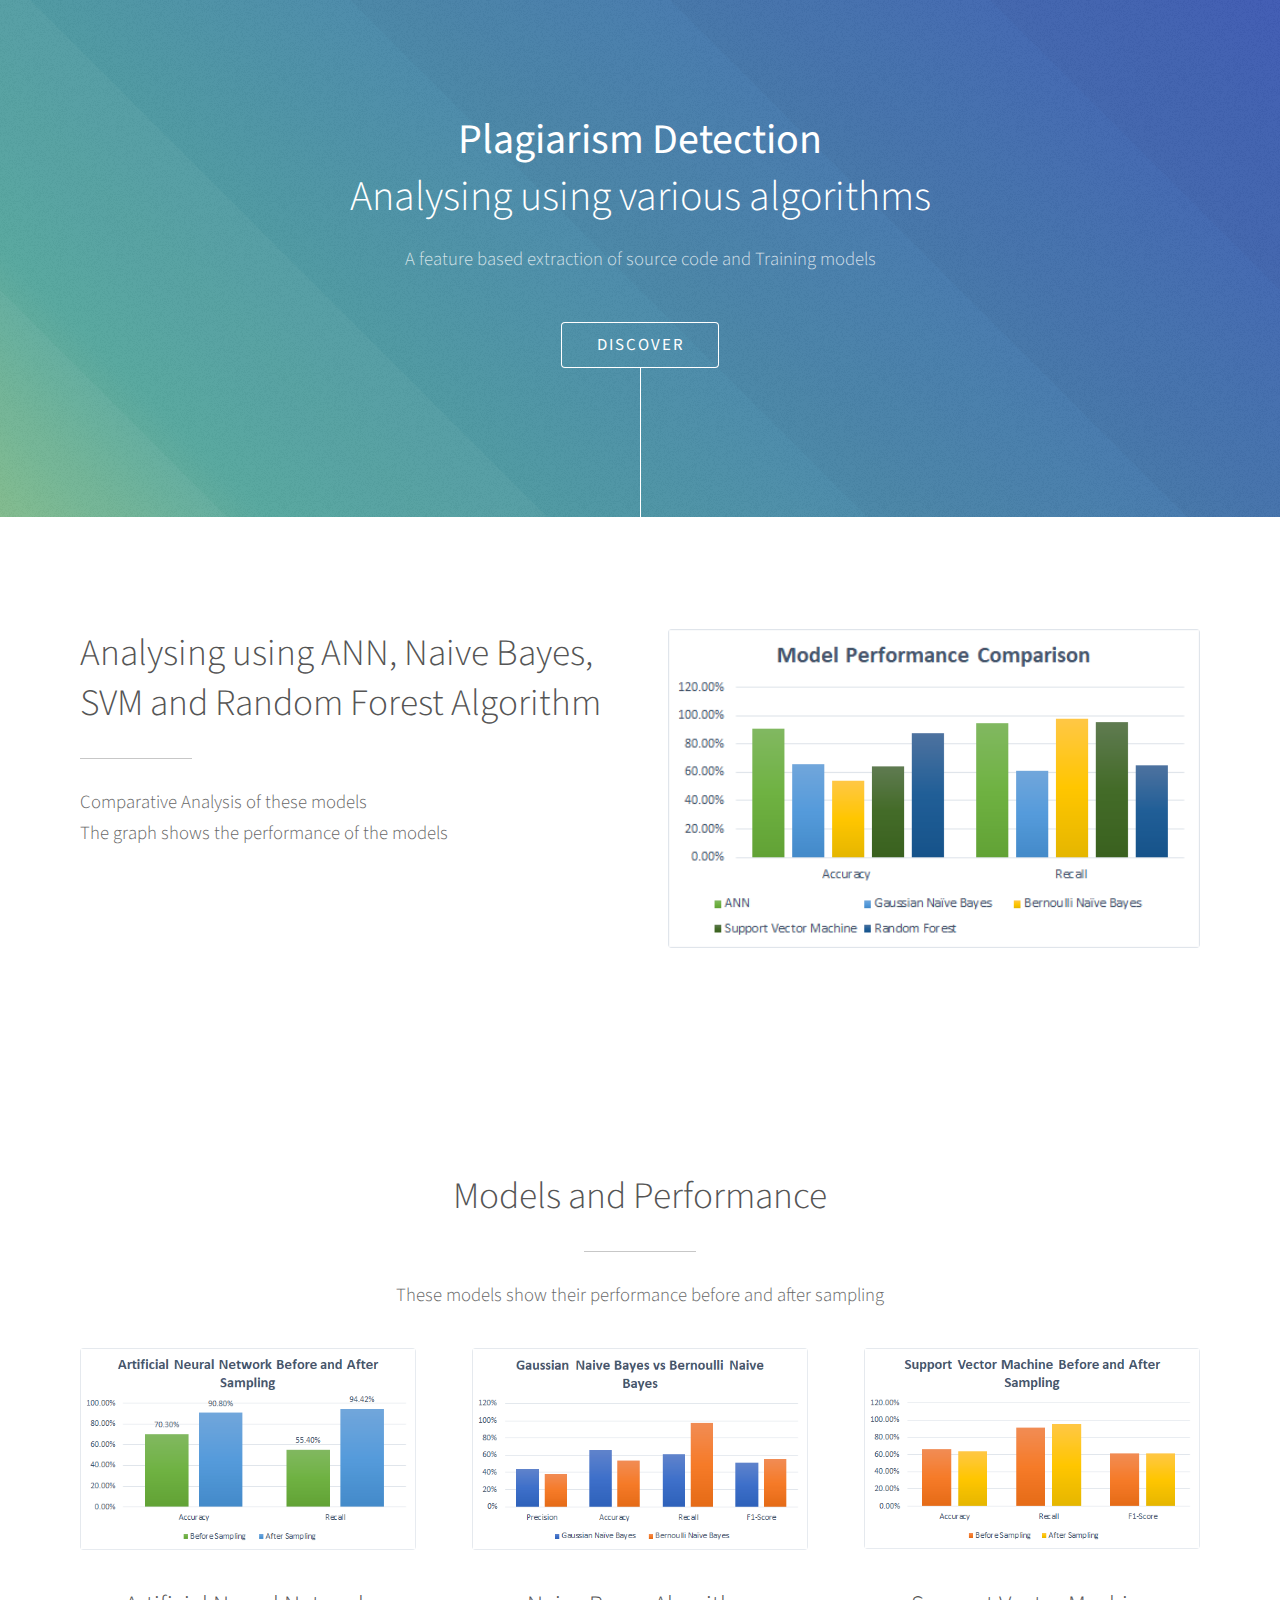
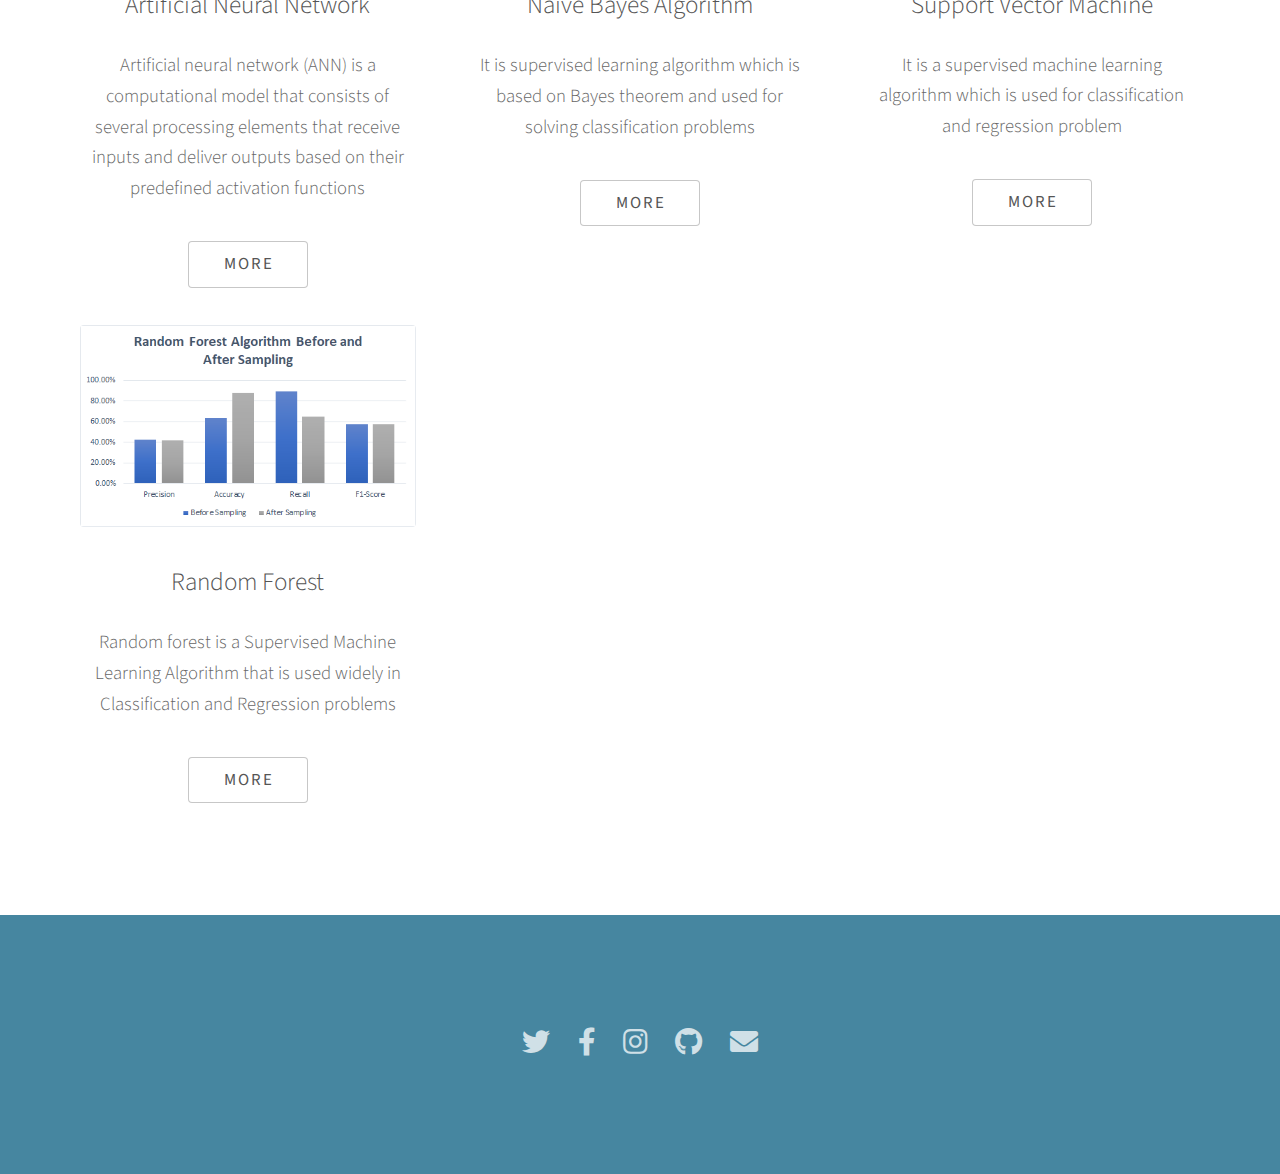
<file: index.html>
<!DOCTYPE HTML>
<!--
	Photon by HTML5 UP
	html5up.net | @ajlkn
	Free for personal and commercial use under the CCA 3.0 license (html5up.net/license)
-->
<html>
	<head>
		<title>Plagiarism Detection Analysis</title>
		<meta charset="utf-8" />
		<meta name="viewport" content="width=device-width, initial-scale=1, user-scalable=no" />
		<link rel="stylesheet" href="assets/css/main.css" />
		<noscript><link rel="stylesheet" href="assets/css/noscript.css" /></noscript>
	</head>
	<body class="is-preload">

		<!-- Header -->
			<section id="header">
				<div class="inner">
				<!--	<span class="icon solid major fa-cloud"></span>-->
					<h1> <strong>Plagiarism Detection</strong><br />
					Analysing using various algorithms </h1>
					<p>A feature based extraction of source code and Training models</p>
					<ul class="actions special">
						<li><a href="#one" class="button scrolly">Discover</a></li>
					</ul>
				</div>
			</section>

		<!-- One -->
			<section id="one" class="main style1">
				<div class="container">
					<div class="row gtr-150">
						<div class="col-6 col-12-medium">
							<header class="major">
								<h2>Analysing using ANN, Naive Bayes, SVM and Random Forest Algorithm
								</h2>
							</header>
							<p>Comparative Analysis of these models<br> The graph shows the performance of the models</p>
						</div>
						<div class="col-6 col-12-medium imp-medium">
							<span class="image fit"><img src="images/ModelPerformance.png" alt="" /></span><!-- Add Your Graph here-->
						</div>
					</div>
				</div>
			</section>

		<!-- Two -->
			<!--<section id="two" class="main style2">
				<div class="container">
					<div class="row gtr-150">
						<div class="col-6 col-12-medium">
							<ul class="major-icons">
								<li><span class="icon solid style1 major fa-code"></span></li>
								<li><span class="icon solid style2 major fa-bolt"></span></li>
								<li><span class="icon solid style3 major fa-camera-retro"></span></li>
								<li><span class="icon solid style4 major fa-cog"></span></li>
								<li><span class="icon solid style5 major fa-desktop"></span></li>
								<li><span class="icon solid style6 major fa-calendar"></span></li>
							</ul>
						</div>
						<div class="col-6 col-12-medium">
							<header class="major">
								<h2>Lorem ipsum dolor adipiscing<br />
								amet dolor consequat</h2>
							</header>
							<p>Adipiscing a commodo ante nunc accumsan interdum mi ante adipiscing. A nunc lobortis non nisl amet vis volutpat aclacus nascetur ac non. Lorem curae eu ante amet sapien in tempus ac. Adipiscing id accumsan adipiscing ipsum.</p>
							<p>Blandit faucibus proin. Ac aliquam integer adipiscing enim non praesent vis commodo nunc phasellus cubilia ac risus accumsan. Accumsan blandit. Lobortis phasellus non lobortis dit varius mi varius accumsan lobortis. Blandit ante aliquam lacinia lorem lobortis semper morbi col faucibus vitae integer placerat accumsan orci eu mi odio tempus adipiscing adipiscing adipiscing curae consequat feugiat etiam dolore.</p>
							<p>Adipiscing a commodo ante nunc accumsan interdum mi ante adipiscing. A nunc lobortis non nisl amet vis volutpat aclacus nascetur ac non. Lorem curae eu ante amet sapien in tempus ac. Adipiscing id accumsan adipiscing ipsum.</p>
						</div>
					</div>
				</div>
			</section>
		-->
		<!-- Three -->
			<section id="three" class="main style1 special">
				<div class="container">
					<header class="major">
						<h2>Models and Performance </h2>
					</header>
					<p>These models show their performance before and after sampling</p>
					<div class="row gtr-150">
						<div class="col-4 col-12-medium">
							<span class="image fit"><img src="images/ANN_Sampling.png"  /></span>
							<h3>Artificial Neural Network</h3>
							<p>Artificial neural network (ANN) is a computational model that consists of several processing elements that receive inputs and deliver outputs based on their predefined activation functions</p>
							<ul class="actions special">
								<li><a href="Ann.html" class="button">More</a></li>
							</ul>
						</div>
						<div class="col-4 col-12-medium">
							<span class="image fit"><img src="images/NaiveBayes.png" alt="" /></span>
							<h3>Naive Bayes Algorithm</h3>
							<p>It is supervised learning algorithm which is based on Bayes theorem and used for solving classification problems</p>
							<ul class="actions special">
								<li><a href="Naive.html" class="button">More</a></li>
							</ul>
						</div>
						<div class="col-4 col-12-medium">
							<span class="image fit"><img src="images/SVM_Sampling.png" alt="" /></span>
							<h3>Support Vector Machine</h3>
							<p>It is a supervised machine learning algorithm which is used for classification and regression problem</p>
							<ul class="actions special">
								<li><a href="SVM.html" class="button">More</a></li>
							</ul>
						</div>
						<div class="col-4 col-12-medium">
							<span class="image fit"><img src="images/RandomForestSampling.png" alt="" /></span>
							<h3>Random Forest </h3>
							<p>Random forest is a Supervised Machine Learning Algorithm that is used widely in Classification and Regression problems</p>
							<ul class="actions special">
								<li><a href="RandomForest.html" class="button">More</a></li>
							</ul>
						</div>
					</div>
				</div>
			</section>
<!--
		 Four 
			<section id="four" class="main style2 special">
				<div class="container">
					<header class="major">
						<h2>Ipsum feugiat consequat?</h2>
					</header>
					<p>Sed lacus nascetur ac ante amet sapien.</p>
					<ul class="actions special">
						<li><a href="#" class="button wide primary">Sign Up</a></li>
						<li><a href="#" class="button wide">Learn More</a></li>
					</ul>
				</div>
			</section>
-->
		<!-- Five -->
		<!--
			<section id="five" class="main style1">
				<div class="container">
					<header class="major special">
						<h2>Elements</h2>
					</header>

					<section>
						<h4>Text</h4>
						<p>This is <b>bold</b> and this is <strong>strong</strong>. This is <i>italic</i> and this is <em>emphasized</em>.
						This is <sup>superscript</sup> text and this is <sub>subscript</sub> text.
						This is <u>underlined</u> and this is code: <code>for (;;) { ... }</code>. Finally, <a href="#">this is a link</a>.</p>
						<hr />
						<header>
							<h4>Heading with a Subtitle</h4>
							<p>Lorem ipsum dolor sit amet nullam id egestas urna aliquam</p>
						</header>
						<p>Nunc lacinia ante nunc ac lobortis. Interdum adipiscing gravida odio porttitor sem non mi integer non faucibus ornare mi ut ante amet placerat aliquet. Volutpat eu sed ante lacinia sapien lorem accumsan varius montes viverra nibh in adipiscing blandit tempus accumsan.</p>
						<header>
							<h5>Heading with a Subtitle</h5>
							<p>Lorem ipsum dolor sit amet nullam id egestas urna aliquam</p>
						</header>
						<p>Nunc lacinia ante nunc ac lobortis. Interdum adipiscing gravida odio porttitor sem non mi integer non faucibus ornare mi ut ante amet placerat aliquet. Volutpat eu sed ante lacinia sapien lorem accumsan varius montes viverra nibh in adipiscing blandit tempus accumsan.</p>
						<hr />
						<h2>Heading Level 2</h2>
						<h3>Heading Level 3</h3>
						<h4>Heading Level 4</h4>
						<h5>Heading Level 5</h5>
						<h6>Heading Level 6</h6>
						<hr />
						<h5>Blockquote</h5>
						<blockquote>Fringilla nisl. Donec accumsan interdum nisi, quis tincidunt felis sagittis eget tempus euismod. Vestibulum ante ipsum primis in faucibus vestibulum. Blandit adipiscing eu felis iaculis volutpat ac adipiscing accumsan faucibus. Vestibulum ante ipsum primis in faucibus lorem ipsum dolor sit amet nullam adipiscing eu felis.</blockquote>
						<h5>Preformatted</h5>
						<pre><code>i = 0;

while (!deck.isInOrder()) {
print 'Iteration ' + i;
deck.shuffle();
i++;
}

print 'It took ' + i + ' iterations to sort the deck.';</code></pre>
					</section>

					<section>
						<h4>Lists</h4>
						<div class="row">
							<div class="col-6 col-12-medium">
								<h5>Unordered</h5>
								<ul>
									<li>Dolor pulvinar etiam.</li>
									<li>Sagittis adipiscing.</li>
									<li>Felis enim feugiat.</li>
								</ul>
								<h5>Alternate</h5>
								<ul class="alt">
									<li>Dolor pulvinar etiam.</li>
									<li>Sagittis adipiscing.</li>
									<li>Felis enim feugiat.</li>
								</ul>
							</div>
							<div class="col-6 col-12-medium">
								<h5>Ordered</h5>
								<ol>
									<li>Dolor pulvinar etiam.</li>
									<li>Etiam vel felis viverra.</li>
									<li>Felis enim feugiat.</li>
									<li>Dolor pulvinar etiam.</li>
									<li>Etiam vel felis lorem.</li>
									<li>Felis enim et feugiat.</li>
								</ol>
								<h5>Icons</h5>
								<ul class="icons">
									<li><a href="#" class="icon brands fa-twitter"><span class="label">Twitter</span></a></li>
									<li><a href="#" class="icon brands fa-facebook-f"><span class="label">Facebook</span></a></li>
									<li><a href="#" class="icon brands fa-instagram"><span class="label">Instagram</span></a></li>
									<li><a href="#" class="icon brands fa-github"><span class="label">Github</span></a></li>
								</ul>
							</div>
						</div>
						<h5>Actions</h5>
						<div class="row">
							<div class="col-6 col-12-medium">
								<ul class="actions">
									<li><a href="#" class="button primary">Default</a></li>
									<li><a href="#" class="button">Default</a></li>
								</ul>
								<ul class="actions small">
									<li><a href="#" class="button primary small">Small</a></li>
									<li><a href="#" class="button small">Small</a></li>
								</ul>
								<ul class="actions stacked">
									<li><a href="#" class="button primary">Default</a></li>
									<li><a href="#" class="button">Default</a></li>
								</ul>
								<ul class="actions stacked">
									<li><a href="#" class="button primary small">Small</a></li>
									<li><a href="#" class="button small">Small</a></li>
								</ul>
							</div>
							<div class="col-6 col-12-medium">
								<ul class="actions stacked">
									<li><a href="#" class="button primary fit">Default</a></li>
									<li><a href="#" class="button fit">Default</a></li>
								</ul>
								<ul class="actions stacked">
									<li><a href="#" class="button primary small fit">Small</a></li>
									<li><a href="#" class="button small fit">Small</a></li>
								</ul>
							</div>
						</div>
					</section>

					<section>
						<h4>Table</h4>
						<h5>Default</h5>
						<div class="table-wrapper">
							<table>
								<thead>
									<tr>
										<th>Name</th>
										<th>Description</th>
										<th>Price</th>
									</tr>
								</thead>
								<tbody>
									<tr>
										<td>Item One</td>
										<td>Ante turpis integer aliquet porttitor.</td>
										<td>29.99</td>
									</tr>
									<tr>
										<td>Item Two</td>
										<td>Vis ac commodo adipiscing arcu aliquet.</td>
										<td>19.99</td>
									</tr>
									<tr>
										<td>Item Three</td>
										<td> Morbi faucibus arcu accumsan lorem.</td>
										<td>29.99</td>
									</tr>
									<tr>
										<td>Item Four</td>
										<td>Vitae integer tempus condimentum.</td>
										<td>19.99</td>
									</tr>
									<tr>
										<td>Item Five</td>
										<td>Ante turpis integer aliquet porttitor.</td>
										<td>29.99</td>
									</tr>
								</tbody>
								<tfoot>
									<tr>
										<td colspan="2"></td>
										<td>100.00</td>
									</tr>
								</tfoot>
							</table>
						</div>

						<h5>Alternate</h5>
						<div class="table-wrapper">
							<table class="alt">
								<thead>
									<tr>
										<th>Name</th>
										<th>Description</th>
										<th>Price</th>
									</tr>
								</thead>
								<tbody>
									<tr>
										<td>Item One</td>
										<td>Ante turpis integer aliquet porttitor.</td>
										<td>29.99</td>
									</tr>
									<tr>
										<td>Item Two</td>
										<td>Vis ac commodo adipiscing arcu aliquet.</td>
										<td>19.99</td>
									</tr>
									<tr>
										<td>Item Three</td>
										<td> Morbi faucibus arcu accumsan lorem.</td>
										<td>29.99</td>
									</tr>
									<tr>
										<td>Item Four</td>
										<td>Vitae integer tempus condimentum.</td>
										<td>19.99</td>
									</tr>
									<tr>
										<td>Item Five</td>
										<td>Ante turpis integer aliquet porttitor.</td>
										<td>29.99</td>
									</tr>
								</tbody>
								<tfoot>
									<tr>
										<td colspan="2"></td>
										<td>100.00</td>
									</tr>
								</tfoot>
							</table>
						</div>
					</section>

					<section>
						<h4>Buttons</h4>
						<ul class="actions">
							<li><a href="#" class="button primary">Primary</a></li>
							<li><a href="#" class="button">Default</a></li>
						</ul>
						<ul class="actions">
							<li><a href="#" class="button large">Large</a></li>
							<li><a href="#" class="button">Default</a></li>
							<li><a href="#" class="button small">Small</a></li>
						</ul>
						<ul class="actions fit">
							<li><a href="#" class="button fit">Fit</a></li>
							<li><a href="#" class="button primary fit">Fit</a></li>
							<li><a href="#" class="button fit">Fit</a></li>
						</ul>
						<ul class="actions fit small">
							<li><a href="#" class="button primary fit small">Fit + Small</a></li>
							<li><a href="#" class="button fit small">Fit + Small</a></li>
							<li><a href="#" class="button primary fit small">Fit + Small</a></li>
						</ul>
						<ul class="actions">
							<li><a href="#" class="button primary icon solid fa-download">Icon</a></li>
							<li><a href="#" class="button icon solid fa-download">Icon</a></li>
						</ul>
						<ul class="actions">
							<li><span class="button primary disabled">Disabled</span></li>
							<li><span class="button disabled">Disabled</span></li>
						</ul>
					</section>

					<section>
						<h4>Form</h4>
						<form method="post" action="#">
							<div class="row gtr-uniform gtr-50">
								<div class="col-6 col-12-xsmall">
									<input type="text" name="demo-name" id="demo-name" value="" placeholder="Name" />
								</div>
								<div class="col-6 col-12-xsmall">
									<input type="email" name="demo-email" id="demo-email" value="" placeholder="Email" />
								</div>
								<div class="col-12">
									<select name="demo-category" id="demo-category">
										<option value="">- Category -</option>
										<option value="1">Manufacturing</option>
										<option value="1">Shipping</option>
										<option value="1">Administration</option>
										<option value="1">Human Resources</option>
									</select>
								</div>
								<div class="col-4 col-12-small">
									<input type="radio" id="demo-priority-low" name="demo-priority" checked>
									<label for="demo-priority-low">Low</label>
								</div>
								<div class="col-4 col-12-small">
									<input type="radio" id="demo-priority-normal" name="demo-priority">
									<label for="demo-priority-normal">Normal</label>
								</div>
								<div class="col-4 col-12-small">
									<input type="radio" id="demo-priority-high" name="demo-priority">
									<label for="demo-priority-high">High</label>
								</div>
								<div class="col-6 col-12-small">
									<input type="checkbox" id="demo-copy" name="demo-copy">
									<label for="demo-copy">Email me a copy</label>
								</div>
								<div class="col-6 col-12-small">
									<input type="checkbox" id="demo-human" name="demo-human" checked>
									<label for="demo-human">Not a robot</label>
								</div>
								<div class="col-12">
									<textarea name="demo-message" id="demo-message" placeholder="Enter your message" rows="6"></textarea>
								</div>
								<div class="col-12">
									<ul class="actions">
										<li><input type="submit" value="Send Message" class="primary" /></li>
										<li><input type="reset" value="Reset" /></li>
									</ul>
								</div>
							</div>
						</form>
					</section>

					<section>
						<h4>Image</h4>
						<h5>Fit</h5>
						<div class="box alt">
							<div class="row gtr-uniform gtr-50">
								<div class="col-12"><span class="image fit"><img src="images/pic06.jpg" alt="" /></span></div>
								<div class="col-4"><span class="image fit"><img src="images/pic02.jpg" alt="" /></span></div>
								<div class="col-4"><span class="image fit"><img src="images/pic03.jpg" alt="" /></span></div>
								<div class="col-4"><span class="image fit"><img src="images/pic04.jpg" alt="" /></span></div>
								<div class="col-4"><span class="image fit"><img src="images/pic03.jpg" alt="" /></span></div>
								<div class="col-4"><span class="image fit"><img src="images/pic04.jpg" alt="" /></span></div>
								<div class="col-4"><span class="image fit"><img src="images/pic02.jpg" alt="" /></span></div>
								<div class="col-4"><span class="image fit"><img src="images/pic04.jpg" alt="" /></span></div>
								<div class="col-4"><span class="image fit"><img src="images/pic02.jpg" alt="" /></span></div>
								<div class="col-4"><span class="image fit"><img src="images/pic03.jpg" alt="" /></span></div>
							</div>
						</div>
						<h5>Left &amp; Right</h5>
						<p><span class="image left"><img src="images/pic05.jpg" alt="" /></span>Fringilla nisl. Donec accumsan interdum nisi, quis tincidunt felis sagittis eget. tempus euismod. Vestibulum ante ipsum primis in faucibus vestibulum. Blandit adipiscing eu felis iaculis volutpat ac adipiscing accumsan eu faucibus. Integer ac pellentesque praesent tincidunt felis sagittis eget. tempus euismod. Vestibulum ante ipsum primis in faucibus vestibulum. Blandit adipiscing eu felis iaculis volutpat ac adipiscing accumsan eu faucibus. Integer ac pellentesque praesent. Donec accumsan interdum nisi, quis tincidunt felis sagittis eget. tempus euismod. Vestibulum ante ipsum primis in faucibus vestibulum. Blandit adipiscing eu felis iaculis volutpat ac adipiscing accumsan eu faucibus. Integer ac pellentesque praesent tincidunt felis sagittis eget. tempus euismod. Vestibulum ante ipsum primis in faucibus vestibulum. Blandit adipiscing eu felis iaculis volutpat ac adipiscing accumsan eu faucibus. Integer ac pellentesque praesent. Blandit adipiscing eu felis iaculis volutpat ac adipiscing accumsan eu faucibus. Integer ac pellentesque praesent tincidunt felis sagittis eget. tempus euismod. Vestibulum ante ipsum primis in faucibus vestibulum. Blandit adipiscing eu felis iaculis volutpat ac adipiscing accumsan eu faucibus. Integer ac pellentesque praesent.</p>
						<p><span class="image right"><img src="images/pic05.jpg" alt="" /></span>Fringilla nisl. Donec accumsan interdum nisi, quis tincidunt felis sagittis eget. tempus euismod. Vestibulum ante ipsum primis in faucibus vestibulum. Blandit adipiscing eu felis iaculis volutpat ac adipiscing accumsan eu faucibus. Integer ac pellentesque praesent tincidunt felis sagittis eget. tempus euismod. Vestibulum ante ipsum primis in faucibus vestibulum. Blandit adipiscing eu felis iaculis volutpat ac adipiscing accumsan eu faucibus. Integer ac pellentesque praesent. Donec accumsan interdum nisi, quis tincidunt felis sagittis eget. tempus euismod. Vestibulum ante ipsum primis in faucibus vestibulum. Blandit adipiscing eu felis iaculis volutpat ac adipiscing accumsan eu faucibus. Integer ac pellentesque praesent tincidunt felis sagittis eget. tempus euismod. Vestibulum ante ipsum primis in faucibus vestibulum. Blandit adipiscing eu felis iaculis volutpat ac adipiscing accumsan eu faucibus. Integer ac pellentesque praesent. Blandit adipiscing eu felis iaculis volutpat ac adipiscing accumsan eu faucibus. Integer ac pellentesque praesent tincidunt felis sagittis eget. tempus euismod. Vestibulum ante ipsum primis in faucibus vestibulum. Blandit adipiscing eu felis iaculis volutpat ac adipiscing accumsan eu faucibus. Integer ac pellentesque praesent.</p>
					</section>

				</div>
			</section>
		-->

		<!-- Footer -->
			<section id="footer">
				<ul class="icons">
					<li><a href="#" class="icon brands alt fa-twitter"><span class="label">Twitter</span></a></li>
					<li><a href="#" class="icon brands alt fa-facebook-f"><span class="label">Facebook</span></a></li>
					<li><a href="#" class="icon brands alt fa-instagram"><span class="label">Instagram</span></a></li>
					<li><a href="#" class="icon brands alt fa-github"><span class="label">GitHub</span></a></li>
					<li><a href="#" class="icon solid alt fa-envelope"><span class="label">Email</span></a></li>
				</ul>
				<!--<ul class="copyright">
					<li>&copy; Untitled</li><li>Design: <a href="http://html5up.net">HTML5 UP</a></li>
				</ul>-->
			</section>

		<!-- Scripts -->
			<script src="assets/js/jquery.min.js"></script>
			<script src="assets/js/jquery.scrolly.min.js"></script>
			<script src="assets/js/browser.min.js"></script>
			<script src="assets/js/breakpoints.min.js"></script>
			<script src="assets/js/util.js"></script>
			<script src="assets/js/main.js"></script>

	</body>
</html>
</file>
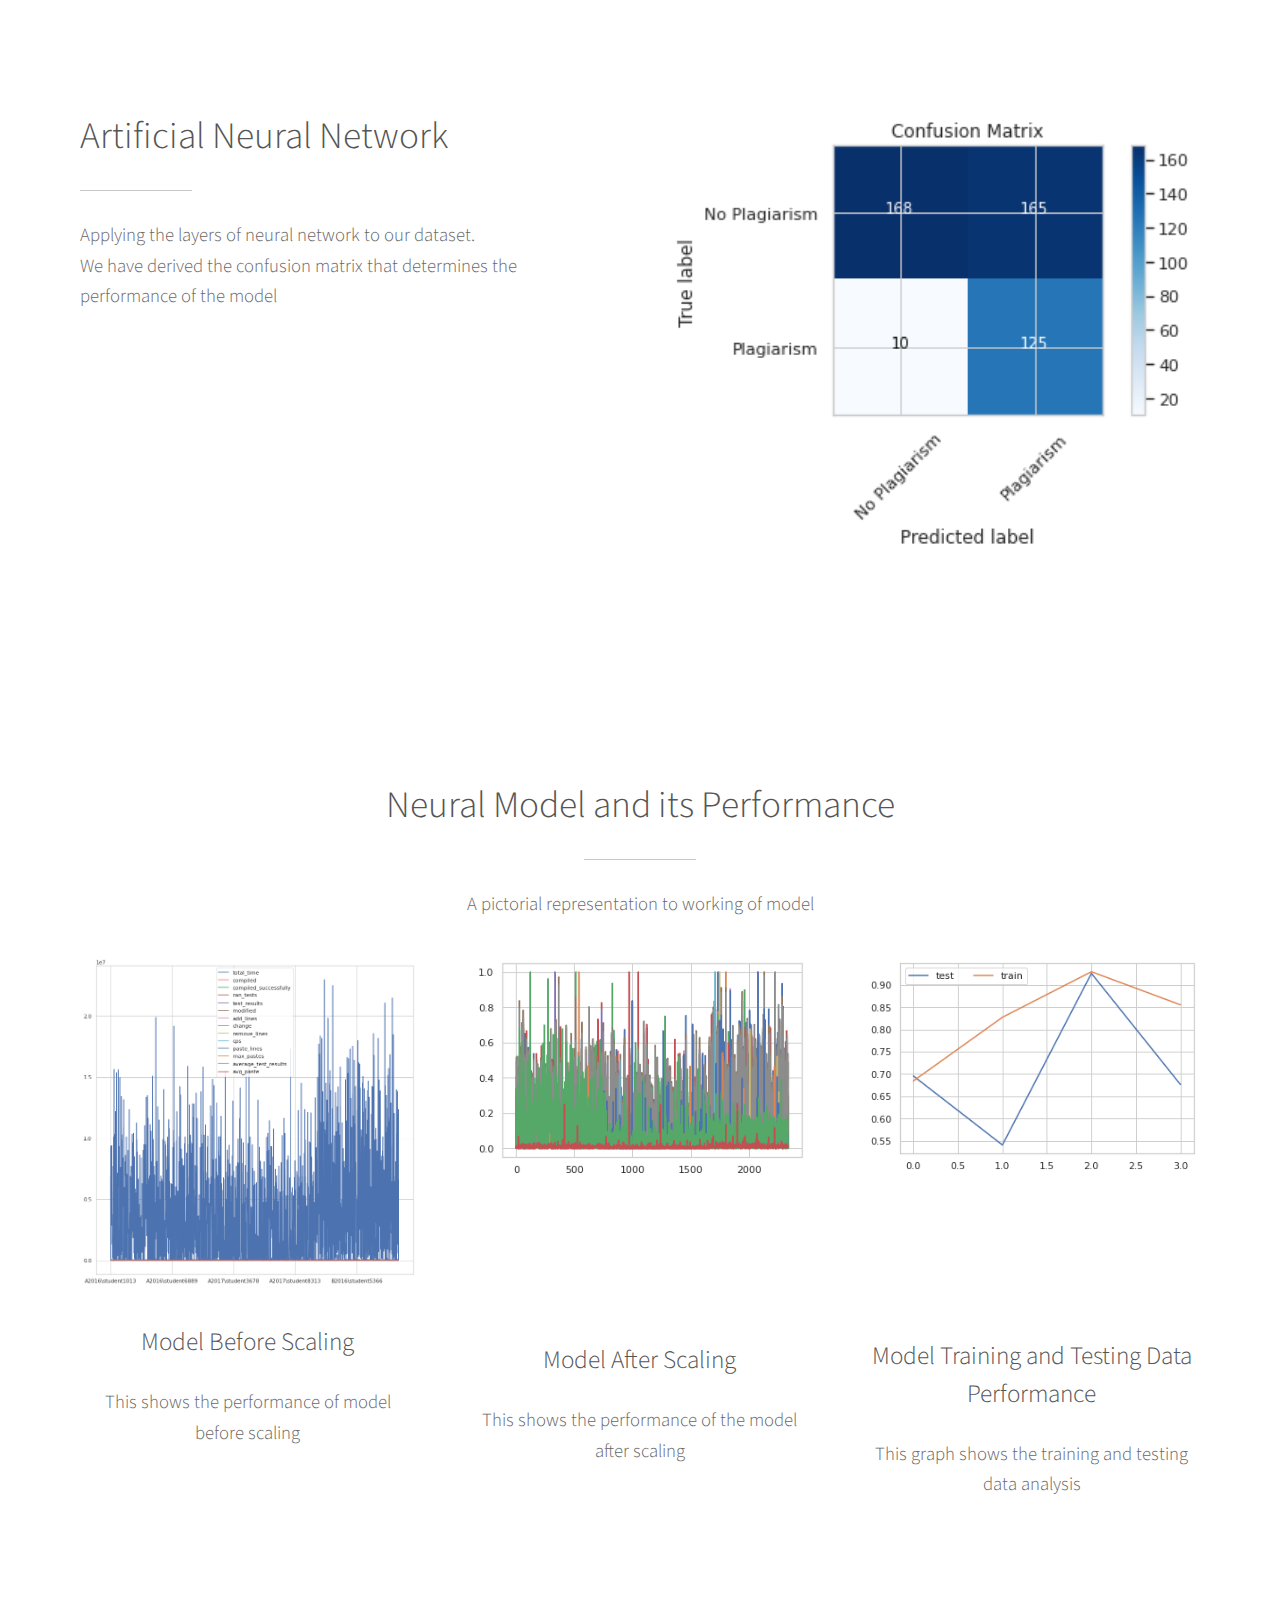
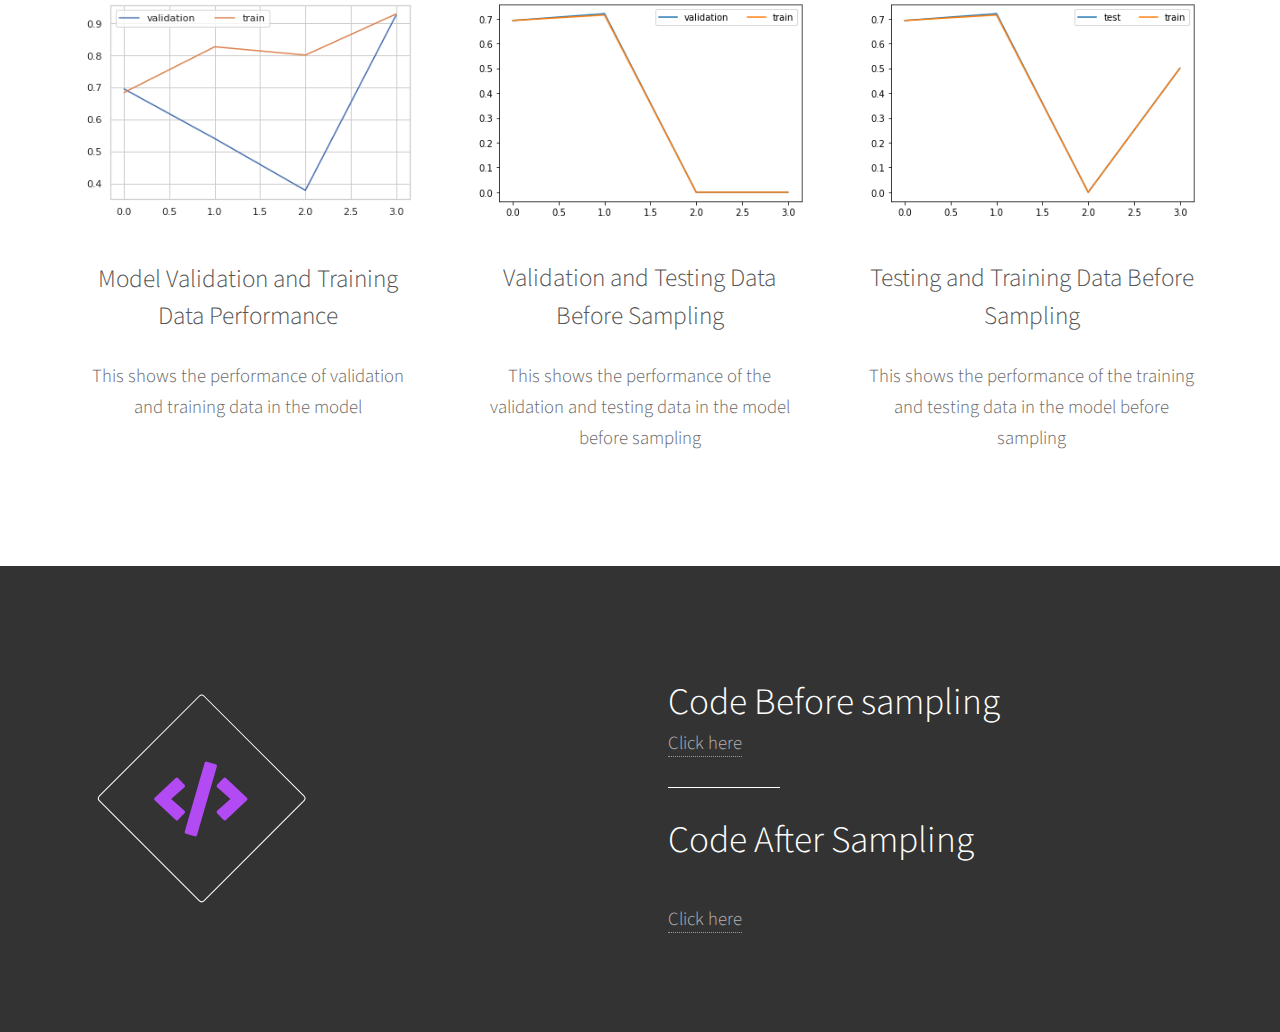
<file: Ann.html>
<!DOCTYPE HTML>
<html>
	<head>
		<title>Plagiarism Detection Analysis</title>
		<meta charset="utf-8" />
		<meta name="viewport" content="width=device-width, initial-scale=1, user-scalable=no" />
		<link rel="stylesheet" href="assets/css/main.css" />
		<noscript><link rel="stylesheet" href="assets/css/noscript.css" /></noscript>
	</head>
	<body class="is-preload">
        <section id="one" class="main style1">
            <div class="container">
                <div class="row gtr-150">
                    <div class="col-6 col-12-medium">
                        <header class="major">
                            <h2>Artificial Neural Network
                            </h2>
                        </header>
                        <p>Applying the layers of neural network to our dataset.<br>We have derived the confusion matrix that determines the performance of the model</p>
                    </div>
                    <div class="col-6 col-12-medium imp-medium">
                        <span class="image fit"><img src="images/Neuralconfusion matrix.png" alt="" /></span>
                    </div>
                </div>
            </div>
        </section>
        <section id="three" class="main style1 special">
				<div class="container">
					<header class="major">
						<h2>Neural Model and its Performance </h2>
					</header>
					<p>A pictorial representation to working of model</p>
					<div class="row gtr-150">
						<div class="col-4 col-12-medium">
							<span class="image fit"><img src="images/Neural Net_before scaling.png"  /></span>
							<h3>Model Before Scaling</h3>
							<p>This shows the performance of model before scaling</p>
						</div>
						<div class="col-4 col-12-medium">
							<span class="image fit"><img src="images/after scaling.png" alt="" /></span>
							<br>
                            <br>
                            <br>
                            <br>
                            <h3>Model After Scaling</h3>
							<p>This shows the performance of the model after scaling</p>
						</div>
						<div class="col-4 col-12-medium">
							<span class="image fit"><img src="images/Neuraltrain and test performance.png" alt="" /></span>
                            <br>
                            <br>
                            <br>
							<br>
                            <h3>Model Training and Testing Data Performance</h3>
							<p>This graph shows the training and testing data analysis</p>
		
						</div>
					</div>
					<br>
					<br>
					<div class="row gtr-150">
						<div class="col-4 col-12-medium">
							<span class="image fit"><img src="images/validation and training performance.png"  /></span>
							<h3>Model Validation and Training Data Performance</h3>
							<p>This shows the performance of validation and training data in the model</p>
						</div>
						<div class="col-4 col-12-medium">
							<span class="image fit"><img src="images/validation and train before sampling.png" alt="" /></span>
							
                            <h3>Validation and Testing Data Before Sampling</h3>
							<p>This shows the performance of the validation and testing data in the model before sampling</p>
						</div>
						<div class="col-4 col-12-medium">
							<span class="image fit"><img src="images/test and train before sampling.png" alt="" /></span>
                            
                            <h3>Testing and Training Data Before Sampling</h3>
							<p>This shows the performance of the training and testing data in the model before sampling</p>
							</div>
					</div>
				</div>
			</section>
			<section id="two" class="main style2">
				<div class="container">
					<div class="row gtr-150">
						<div class="col-6 col-12-medium">
							<ul class="major-icons">
								<li><span class="icon solid style1 major fa-code"></span></li>
							</ul>
						</div>
						<div class="col-6 col-12-medium">
							<header class="major">
								<h2>Code Before sampling</h2>
							
						<a href = "https://colab.research.google.com/drive/1FTJM7HVNnonwCmKVLV8yH_f0YVdx0g7k">Click here
						</a>
						<br>
							</header>
						<h2> Code After Sampling</h2>
						<a href = "https://colab.research.google.com/drive/1TO51WXpPgTRtlXhuElGj3ZF6aPxl16TS">Click here</a>
					</div>
					</div>
				</div>
			</section>
</file>
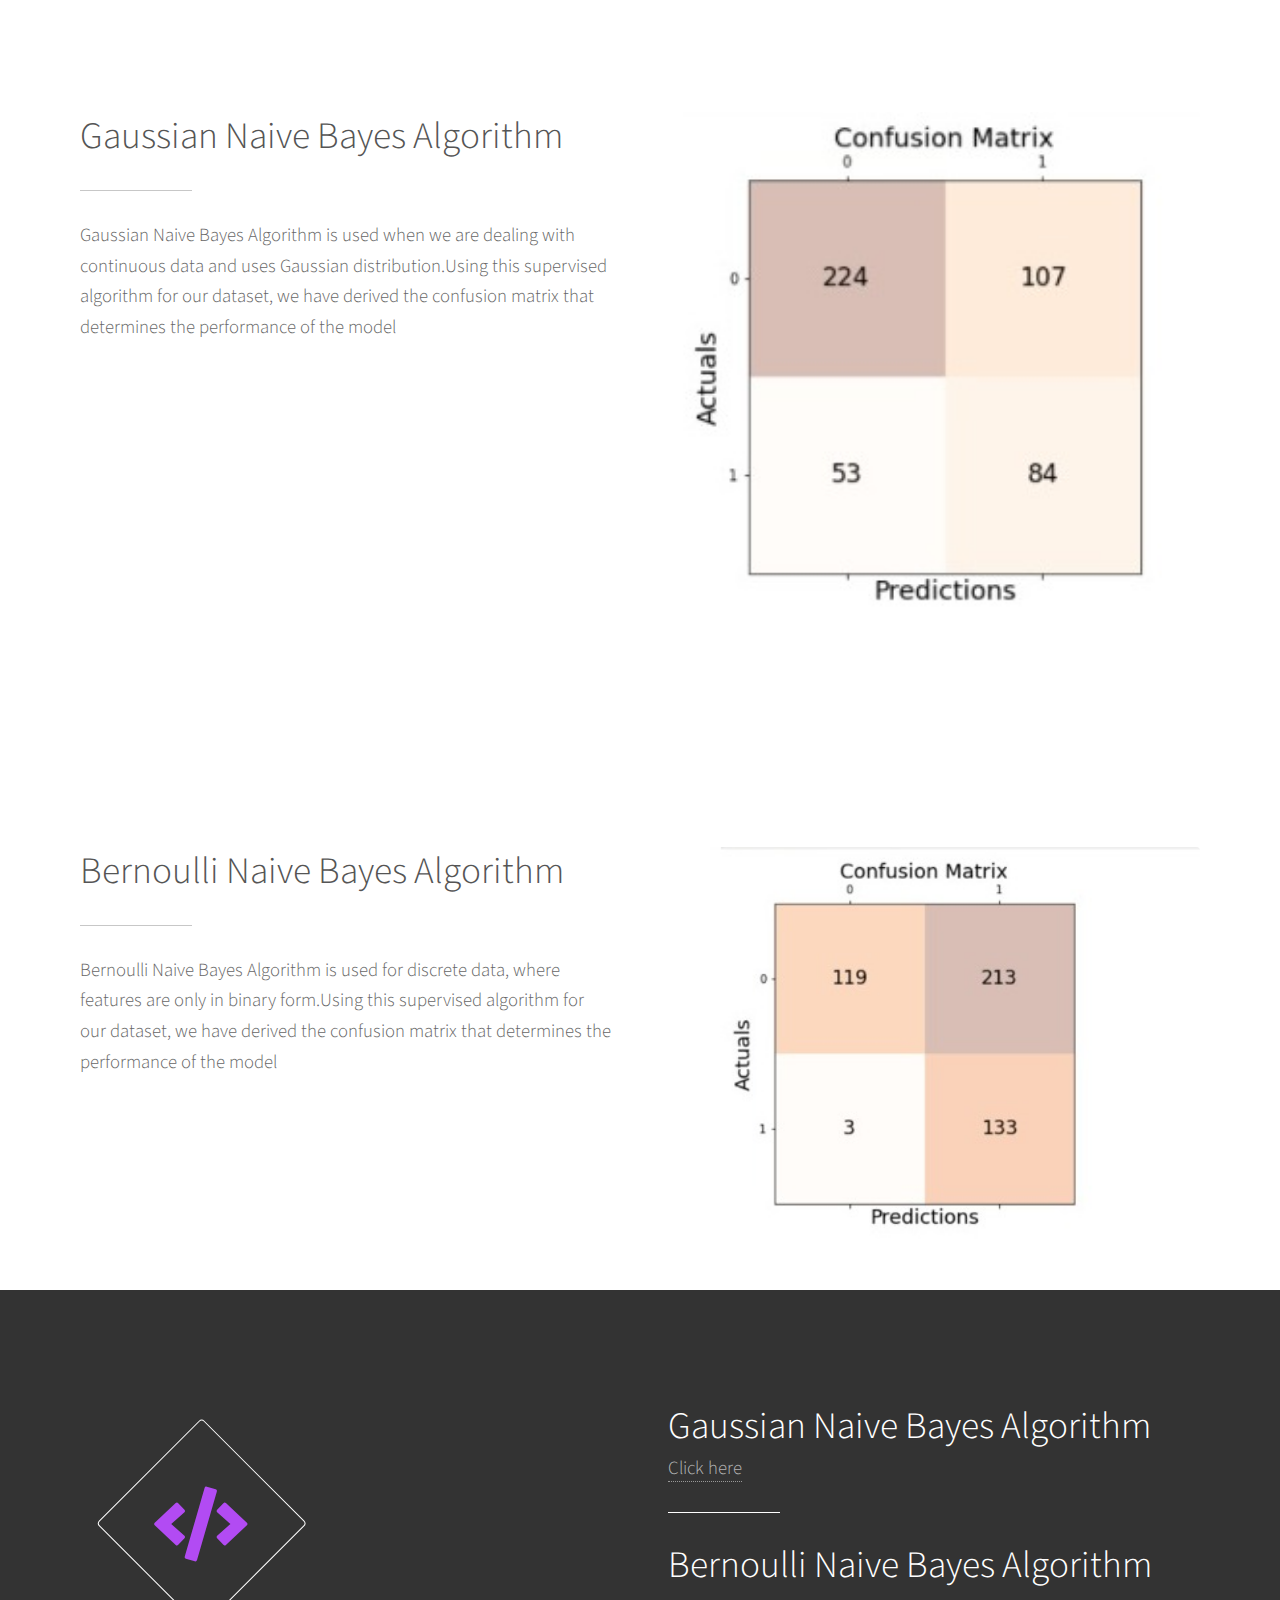
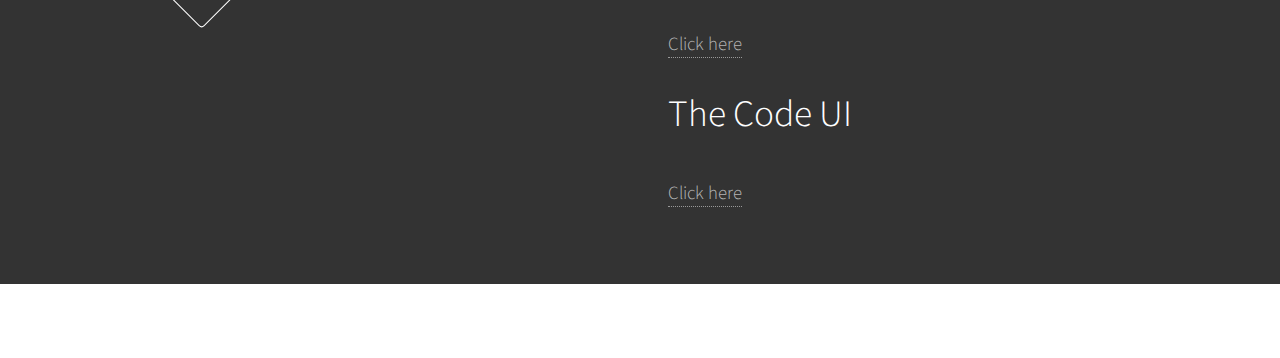
<file: Naive.html>
<!DOCTYPE HTML>
<html>
	<head>
		<title>Plagiarism Detection Analysis</title>
		<meta charset="utf-8" />
		<meta name="viewport" content="width=device-width, initial-scale=1, user-scalable=no" />
		<link rel="stylesheet" href="assets/css/main.css" />
		<noscript><link rel="stylesheet" href="assets/css/noscript.css" /></noscript>
	</head>
	<body class="is-preload">
        <section id="one" class="main style1">
            <div class="container">
                <div class="row gtr-150">
                    <div class="col-6 col-12-medium">
                        <header class="major">
                            <h2>Gaussian Naive Bayes Algorithm
                            </h2>
                        </header>
                        <p>Gaussian Naive Bayes Algorithm is used when we are dealing with continuous data and uses Gaussian distribution.Using this supervised algorithm for our dataset, we have derived the confusion matrix that determines the performance of the model</p>
                    </div>
                    <div class="col-6 col-12-medium imp-medium">
                        <span class="image fit"><img src="images/GaussianNaiveConfusion.jpeg" alt="" /></span><!-- Add Your Graph here-->
                    </div>
                </div>
            </div>
        </section>
        <section id="one" class="main style1">
            <div class="container">
                <div class="row gtr-150">
                    <div class="col-6 col-12-medium">
                        <header class="major">
                            <h2>Bernoulli Naive Bayes Algorithm
                            </h2>
                        </header>
                        <p>Bernoulli Naive Bayes Algorithm is used for discrete data, where features are only in binary form.Using this supervised algorithm for our dataset, we have derived the confusion matrix that determines the performance of the model</p>
                    </div>
                    <div class="col-6 col-12-medium imp-medium">
                        <span class="image fit"><img src="images/Bernoulli_ConfusionMatrix.jpeg" alt="" /></span><!-- Add Your Graph here-->
                    </div>
                </div>
            </div>
            <section id="two" class="main style2">
				<div class="container">
					<div class="row gtr-150">
						<div class="col-6 col-12-medium">
							<ul class="major-icons">
								<li><span class="icon solid style1 major fa-code"></span></li>
							</ul>
						</div>
						<div class="col-6 col-12-medium">
							<header class="major">
								<h2>Gaussian Naive Bayes Algorithm </h2>
							
						<a href = "https://colab.research.google.com/drive/1WhR-tXZkUixS70_AsDLjuM5dgkaEz5D6?usp=sharing">Click here
						</a>
						<br>
							</header>
						<h2>Bernoulli Naive Bayes Algorithm</h2>
						<a href = "https://colab.research.google.com/drive/1t6CJOeDjf3ZEpPXrmPaN86JgbecbQS4S">Click here</a>
						
						<br>
						<br>
								
						<h2>The Code UI </h2>
						<a href = "https://colab.research.google.com/drive/1cEZkhJm7TI9WqT3Fkp1FC4zM72XB7zW-?usp=sharing#scrollTo=designed-arrest">Click here</a>
					
					</div>
					</div>
				</div>
			</section>
</file>
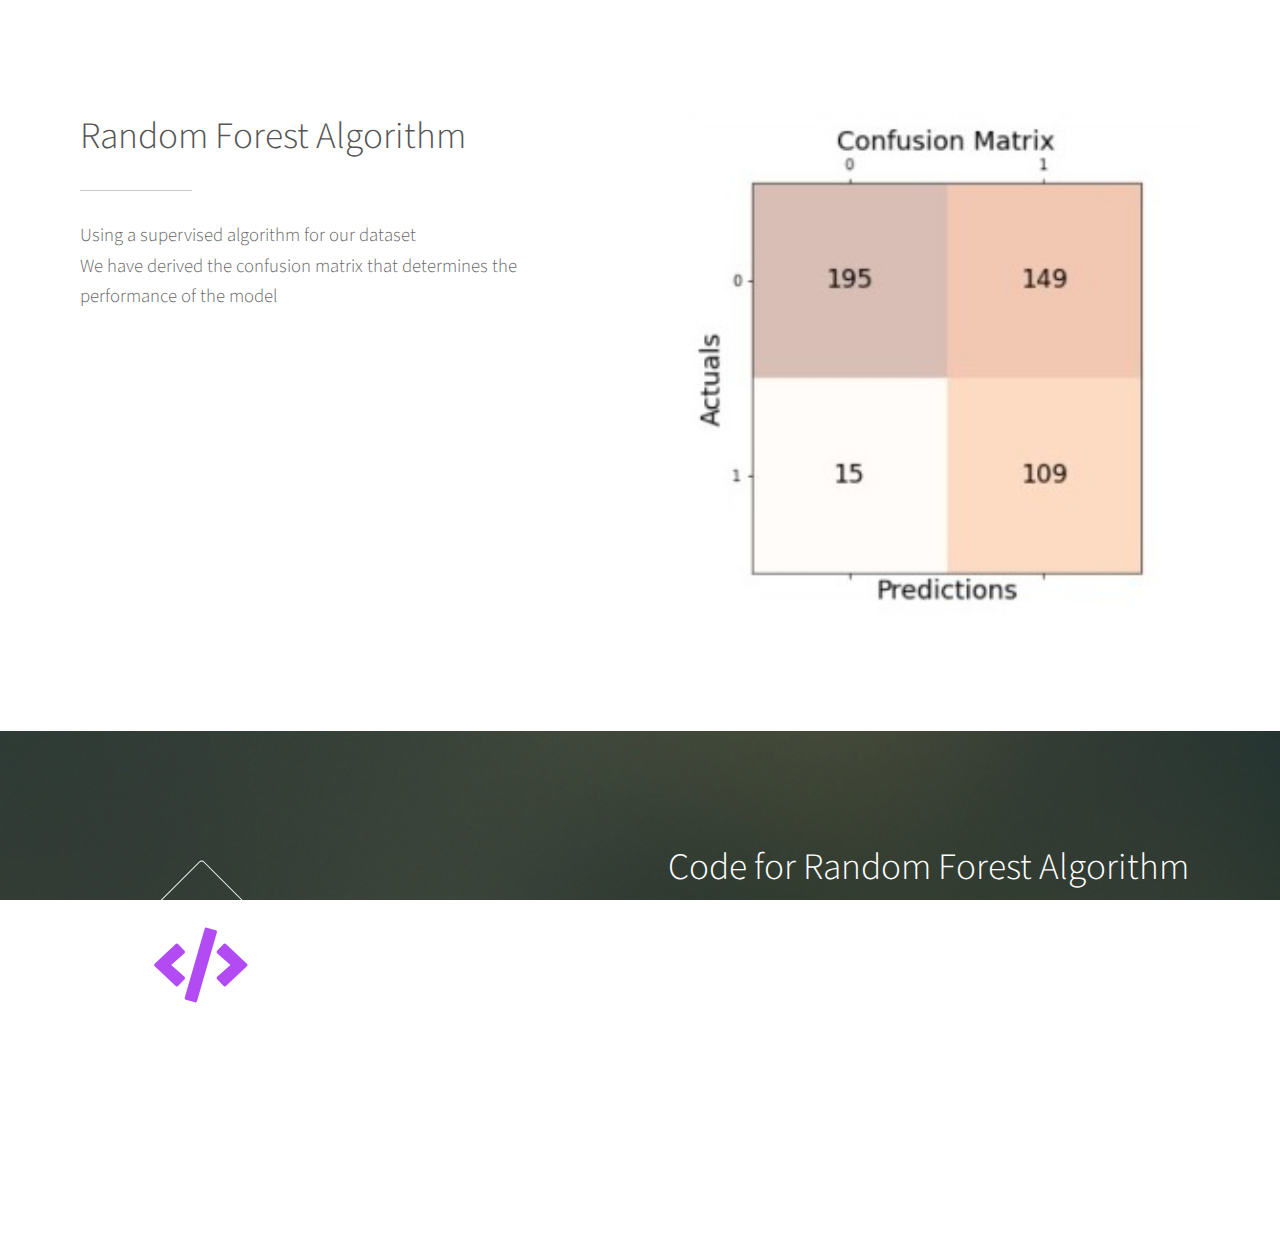
<file: RandomForest.html>
<!DOCTYPE HTML>
<html>
	<head>
		<title>Plagiarism Detection Analysis</title>
		<meta charset="utf-8" />
		<meta name="viewport" content="width=device-width, initial-scale=1, user-scalable=no" />
		<link rel="stylesheet" href="assets/css/main.css" />
		<noscript><link rel="stylesheet" href="assets/css/noscript.css" /></noscript>
	</head>
	<body class="is-preload">
        <section id="one" class="main style1">
            <div class="container">
                <div class="row gtr-150">
                    <div class="col-6 col-12-medium">
                        <header class="major">
                            <h2>Random Forest Algorithm
                            </h2>
                        </header>
                        <p>Using a supervised algorithm for our dataset<br>We have derived the confusion matrix that determines the performance of the model</p>
                    </div>
                    <div class="col-6 col-12-medium imp-medium">
                        <span class="image fit"><img src="images/RandomForestConfusion.jpeg" alt="" /></span><!-- Add Your Graph here-->
                    </div>
                </div>
            </div>
        </section>
        <section id="two" class="main style2">
            <div class="container">
                <div class="row gtr-150">
                    <div class="col-6 col-12-medium">
                        <ul class="major-icons">
                            <li><span class="icon solid style1 major fa-code"></span></li>
                        </ul>
                    </div>
                    <div class="col-6 col-12-medium">
                        <header class="major">
                            <h2>Code for Random Forest Algorithm</h2>
                        
                    <a href = "https://colab.research.google.com/drive/1SdF1AitAeHuIQ3YH4mGP0iUCoPW1ITXX#scrollTo=instrumental-billion">Click here
                    </a>
                    <br>
                    <br>
                        </header>
                    <h2> Code for Bagging and XGBoost Classifiers</h2>
                    <a href = "https://colab.research.google.com/drive/1E1cPbn8TOY2GDgNpzcNMdH5HyB5H7_zj#scrollTo=social-analyst">Click here</a>
                </div>
            </div>
        </section>
</file>
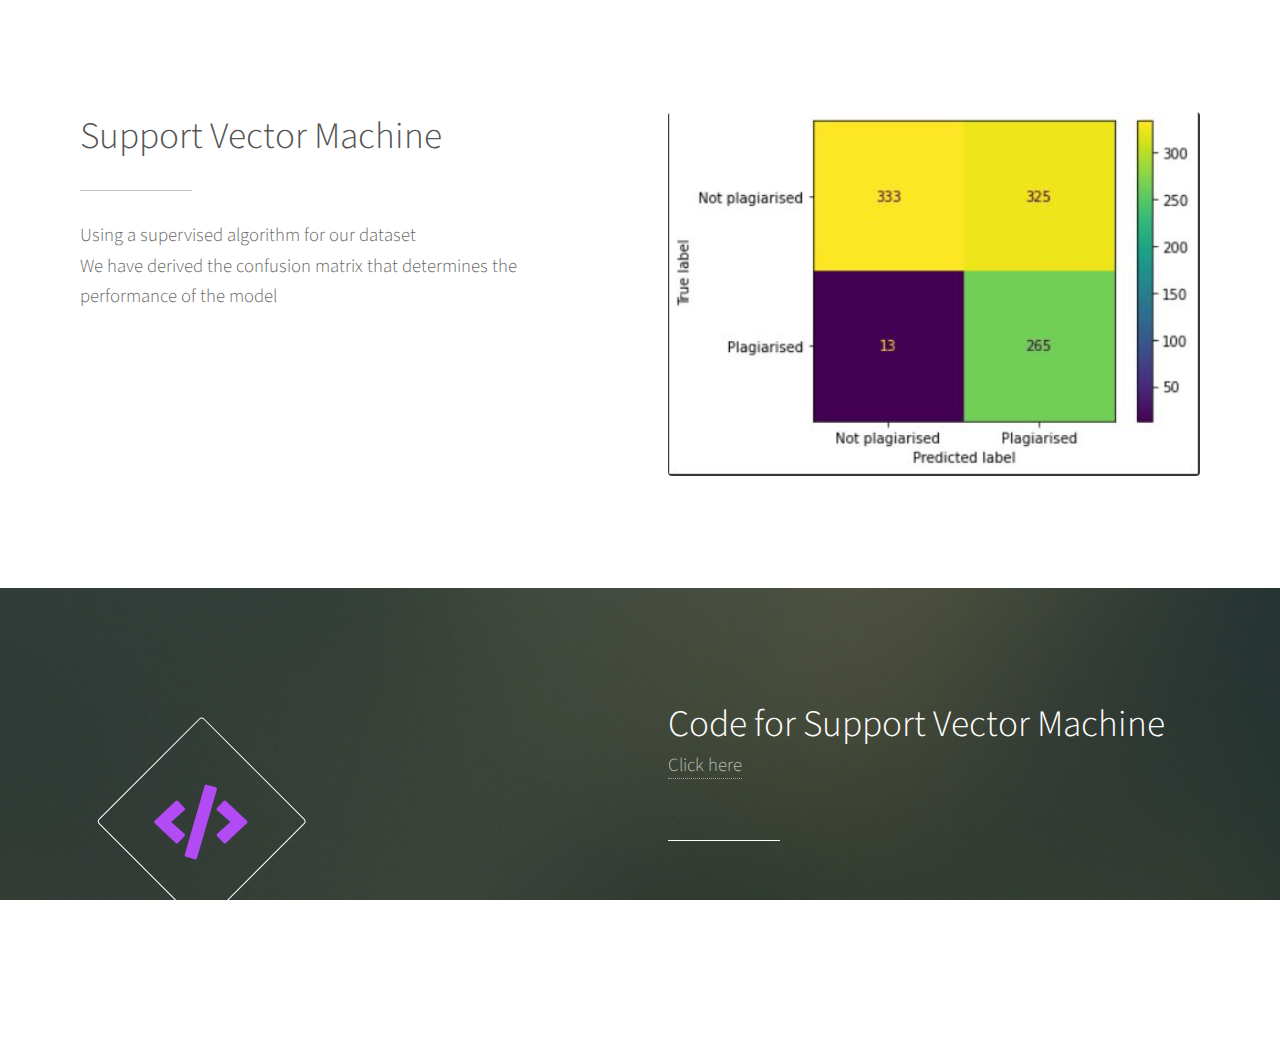
<file: SVM.html>
<!DOCTYPE HTML>
<html>
	<head>
		<title>Plagiarism Detection Analysis</title>
		<meta charset="utf-8" />
		<meta name="viewport" content="width=device-width, initial-scale=1, user-scalable=no" />
		<link rel="stylesheet" href="assets/css/main.css" />
		<noscript><link rel="stylesheet" href="assets/css/noscript.css" /></noscript>
	</head>
	<body class="is-preload">
        <section id="one" class="main style1">
            <div class="container">
                <div class="row gtr-150">
                    <div class="col-6 col-12-medium">
                        <header class="major">
                            <h2>Support Vector Machine
                            </h2>
                        </header>
                        <p>Using a supervised algorithm for our dataset<br>We have derived the confusion matrix that determines the performance of the model</p>
                    </div>
                    <div class="col-6 col-12-medium imp-medium">
                        <span class="image fit"><img src="images/SVM_Confusion.jpeg" alt="" /></span><!-- Add Your Graph here-->
                    </div>
                </div>
            </div>
        </section>
        <section id="two" class="main style2">
            <div class="container">
                <div class="row gtr-150">
                    <div class="col-6 col-12-medium">
                        <ul class="major-icons">
                            <li><span class="icon solid style1 major fa-code"></span></li>
                        </ul>
                    </div>
                    <div class="col-6 col-12-medium">
                        <header class="major">
                            <h2>Code for Support Vector Machine</h2>
                        
                    <a href = "https://colab.research.google.com/drive/1DQwX7fqGokVzxoAtYePT4y4bJu2V86rU">Click here
                    </a>
                    <br>
                    <br>
                        </header>
                    
                    </div>
                </div>
            </div>
        </section>
</file>
<file: assets/css/noscript.css>
/*
	Photon by HTML5 UP
	html5up.net | @ajlkn
	Free for personal and commercial use under the CCA 3.0 license (html5up.net/license)
*/

/* Header */

	body.is-preload #header .inner {
		-moz-transform: none;
		-webkit-transform: none;
		-ms-transform: none;
		transform: none;
		opacity: 1;
	}

		body.is-preload #header .inner .actions {
			-moz-transform: none;
			-webkit-transform: none;
			-ms-transform: none;
			transform: none;
			opacity: 1;
		}

	body.is-preload #header:after {
		opacity: 0;
	}
</file>
<file: assets/css/main.css>
@import url("fontawesome-all.min.css");
@import url("https://fonts.googleapis.com/css?family=Source+Sans+Pro:300,300italic,400,400italic");



html, body, div, span, applet, object,
iframe, h1, h2, h3, h4, h5, h6, p, blockquote,
pre, a, abbr, acronym, address, big, cite,
code, del, dfn, em, img, ins, kbd, q, s, samp,
small, strike, strong, sub, sup, tt, var, b,
u, i, center, dl, dt, dd, ol, ul, li, fieldset,
form, label, legend, table, caption, tbody,
tfoot, thead, tr, th, td, article, aside,
canvas, details, embed, figure, figcaption,
footer, header, hgroup, menu, nav, output, ruby,
section, summary, time, mark, audio, video {
	margin: 0;
	padding: 0;
	border: 0;
	font-size: 100%;
	font: inherit;
	vertical-align: baseline;}

article, aside, details, figcaption, figure,
footer, header, hgroup, menu, nav, section {
	display: block;}

body {
	line-height: 1;
}

ol, ul {
	list-style: none;
}

blockquote, q {
	quotes: none;
}

	blockquote:before, blockquote:after, q:before, q:after {
		content: '';
		content: none;
	}

table {
	border-collapse: collapse;
	border-spacing: 0;
}

body {
	-webkit-text-size-adjust: none;
}

mark {
	background-color: transparent;
	color: inherit;
}

input::-moz-focus-inner {
	border: 0;
	padding: 0;
}

input, select, textarea {
	-moz-appearance: none;
	-webkit-appearance: none;
	-ms-appearance: none;
	appearance: none;
}

/* Basic */

	html {
		box-sizing: border-box;
	}

	*, *:before, *:after {
		box-sizing: inherit;
	}

	body {
		background: #fff;
	}

		body.is-preload *, body.is-preload *:before, body.is-preload *:after {
			-moz-animation: none !important;
			-webkit-animation: none !important;
			-ms-animation: none !important;
			animation: none !important;
			-moz-transition: none !important;
			-webkit-transition: none !important;
			-ms-transition: none !important;
			transition: none !important;
		}

	body, input, select, textarea {
		color: #666;
		font-family: "Source Sans Pro", Helvetica, sans-serif;
		font-size: 16pt;
		font-weight: 300;
		line-height: 1.65em;
	}

	a {
		-moz-transition: color 0.2s ease-in-out, border-color 0.2s ease-in-out;
		-webkit-transition: color 0.2s ease-in-out, border-color 0.2s ease-in-out;
		-ms-transition: color 0.2s ease-in-out, border-color 0.2s ease-in-out;
		transition: color 0.2s ease-in-out, border-color 0.2s ease-in-out;
		border-bottom: dotted 1px #666;
		color: inherit;
		text-decoration: none;
	}

		a:hover {
			border-bottom-color: transparent !important;
			color: #6bd4c8;
		}

	strong, b {
		color: #555;
		font-weight: 400;
	}

	em, i {
		font-style: italic;
	}

	p {
		margin: 0 0 2em 0;
	}

	h1, h2, h3, h4, h5, h6 {
		color: #555;
		line-height: 1em;
		margin: 0 0 1em 0;
	}

		h1 a, h2 a, h3 a, h4 a, h5 a, h6 a {
			color: inherit;
			text-decoration: none;
		}

	h1 {
		font-size: 2.25em;
		line-height: 1.35em;
	}

	h2 {
		font-size: 2em;
		line-height: 1.35em;
	}

	h3 {
		font-size: 1.35em;
		line-height: 1.5em;
	}

	h4 {
		font-size: 1.25em;
		line-height: 1.5em;
	}

	h5 {
		font-size: 0.9em;
		line-height: 1.5em;
	}

	h6 {
		font-size: 0.7em;
		line-height: 1.5em;
	}

	sub {
		font-size: 0.8em;
		position: relative;
		top: 0.5em;
	}

	sup {
		font-size: 0.8em;
		position: relative;
		top: -0.5em;
	}

	hr {
		border: 0;
		border-bottom: solid 1px rgba(144, 144, 144, 0.5);
		margin: 2em 0;
	}

		hr.major {
			margin: 3em 0;
		}

	blockquote {
		border-left: solid 4px rgba(144, 144, 144, 0.5);
		font-style: italic;
		margin: 0 0 2em 0;
		padding: 0.5em 0 0.5em 2em;
	}

	code {
		background: rgba(144, 144, 144, 0.075);
		border-radius: 4px;
		border: solid 1px rgba(144, 144, 144, 0.5);
		font-family: "Courier New", monospace;
		font-size: 0.9em;
		margin: 0 0.25em;
		padding: 0.25em 0.65em;
	}

	pre {
		-webkit-overflow-scrolling: touch;
		font-family: "Courier New", monospace;
		font-size: 0.9em;
		margin: 0 0 2em 0;
	}

		pre code {
			display: block;
			line-height: 1.75em;
			padding: 1em 1.5em;
			overflow-x: auto;
		}

	.align-left {
		text-align: left;
	}

	.align-center {
		text-align: center;
	}

	.align-right {
		text-align: right;
	}

/* Container */

	.container {
		margin: 0 auto;
		max-width: calc(100% - 4em);
		width: 60em;
	}

		.container.xsmall {
			width: 15em;
		}

		.container.small {
			width: 30em;
		}

		.container.medium {
			width: 45em;
		}

		.container.large {
			width: 75em;
		}

		.container.xlarge {
			width: 90em;
		}

		.container.max {
			width: 100%;
		}

		@media screen and (max-width: 980px) {

			.container {
				max-width: 100% !important;
				width: 100% !important;
			}

		}

		@media screen and (max-width: 480px) {

			.container {
				max-width: calc(100% - 3em);
			}

		}

/* Row */

	.row {
		display: flex;
		flex-wrap: wrap;
		box-sizing: border-box;
		align-items: stretch;
	}

		.row > * {
			box-sizing: border-box;
		}

		.row.gtr-uniform > * > :last-child {
			margin-bottom: 0;
		}

		.row.aln-left {
			justify-content: flex-start;
		}

		.row.aln-center {
			justify-content: center;
		}

		.row.aln-right {
			justify-content: flex-end;
		}

		.row.aln-top {
			align-items: flex-start;
		}

		.row.aln-middle {
			align-items: center;
		}

		.row.aln-bottom {
			align-items: flex-end;
		}

		.row > .imp {
			order: -1;
		}

		.row > .col-1 {
			width: 8.33333%;
		}

		.row > .off-1 {
			margin-left: 8.33333%;
		}

		.row > .col-2 {
			width: 16.66667%;
		}

		.row > .off-2 {
			margin-left: 16.66667%;
		}

		.row > .col-3 {
			width: 25%;
		}

		.row > .off-3 {
			margin-left: 25%;
		}

		.row > .col-4 {
			width: 33.33333%;
		}

		.row > .off-4 {
			margin-left: 33.33333%;
		}

		.row > .col-5 {
			width: 41.66667%;
		}

		.row > .off-5 {
			margin-left: 41.66667%;
		}

		.row > .col-6 {
			width: 50%;
		}

		.row > .off-6 {
			margin-left: 50%;
		}

		.row > .col-7 {
			width: 58.33333%;
		}

		.row > .off-7 {
			margin-left: 58.33333%;
		}

		.row > .col-8 {
			width: 66.66667%;
		}

		.row > .off-8 {
			margin-left: 66.66667%;
		}

		.row > .col-9 {
			width: 75%;
		}

		.row > .off-9 {
			margin-left: 75%;
		}

		.row > .col-10 {
			width: 83.33333%;
		}

		.row > .off-10 {
			margin-left: 83.33333%;
		}

		.row > .col-11 {
			width: 91.66667%;
		}

		.row > .off-11 {
			margin-left: 91.66667%;
		}

		.row > .col-12 {
			width: 100%;
		}

		.row > .off-12 {
			margin-left: 100%;
		}

		.row.gtr-0 {
			margin-top: 0;
			margin-left: 0em;
		}

			.row.gtr-0 > * {
				padding: 0 0 0 0em;
			}

			.row.gtr-0.gtr-uniform {
				margin-top: 0em;
			}

				.row.gtr-0.gtr-uniform > * {
					padding-top: 0em;
				}

		.row.gtr-25 {
			margin-top: 0;
			margin-left: -0.5em;
		}

			.row.gtr-25 > * {
				padding: 0 0 0 0.5em;
			}

			.row.gtr-25.gtr-uniform {
				margin-top: -0.5em;
			}

				.row.gtr-25.gtr-uniform > * {
					padding-top: 0.5em;
				}

		.row.gtr-50 {
			margin-top: 0;
			margin-left: -1em;
		}

			.row.gtr-50 > * {
				padding: 0 0 0 1em;
			}

			.row.gtr-50.gtr-uniform {
				margin-top: -1em;
			}

				.row.gtr-50.gtr-uniform > * {
					padding-top: 1em;
				}

		.row {
			margin-top: 0;
			margin-left: -2em;
		}

			.row > * {
				padding: 0 0 0 2em;
			}

			.row.gtr-uniform {
				margin-top: -2em;
			}

				.row.gtr-uniform > * {
					padding-top: 2em;
				}

		.row.gtr-150 {
			margin-top: 0;
			margin-left: -3em;
		}

			.row.gtr-150 > * {
				padding: 0 0 0 3em;
			}

			.row.gtr-150.gtr-uniform {
				margin-top: -3em;
			}

				.row.gtr-150.gtr-uniform > * {
					padding-top: 3em;
				}

		.row.gtr-200 {
			margin-top: 0;
			margin-left: -4em;
		}

			.row.gtr-200 > * {
				padding: 0 0 0 4em;
			}

			.row.gtr-200.gtr-uniform {
				margin-top: -4em;
			}

				.row.gtr-200.gtr-uniform > * {
					padding-top: 4em;
				}

		@media screen and (max-width: 1680px) {

			.row {
				display: flex;
				flex-wrap: wrap;
				box-sizing: border-box;
				align-items: stretch;
			}

				.row > * {
					box-sizing: border-box;
				}

				.row.gtr-uniform > * > :last-child {
					margin-bottom: 0;
				}

				.row.aln-left {
					justify-content: flex-start;
				}

				.row.aln-center {
					justify-content: center;
				}

				.row.aln-right {
					justify-content: flex-end;
				}

				.row.aln-top {
					align-items: flex-start;
				}

				.row.aln-middle {
					align-items: center;
				}

				.row.aln-bottom {
					align-items: flex-end;
				}

				.row > .imp-xlarge {
					order: -1;
				}

				.row > .col-1-xlarge {
					width: 8.33333%;
				}

				.row > .off-1-xlarge {
					margin-left: 8.33333%;
				}

				.row > .col-2-xlarge {
					width: 16.66667%;
				}

				.row > .off-2-xlarge {
					margin-left: 16.66667%;
				}

				.row > .col-3-xlarge {
					width: 25%;
				}

				.row > .off-3-xlarge {
					margin-left: 25%;
				}

				.row > .col-4-xlarge {
					width: 33.33333%;
				}

				.row > .off-4-xlarge {
					margin-left: 33.33333%;
				}

				.row > .col-5-xlarge {
					width: 41.66667%;
				}

				.row > .off-5-xlarge {
					margin-left: 41.66667%;
				}

				.row > .col-6-xlarge {
					width: 50%;
				}

				.row > .off-6-xlarge {
					margin-left: 50%;
				}

				.row > .col-7-xlarge {
					width: 58.33333%;
				}

				.row > .off-7-xlarge {
					margin-left: 58.33333%;
				}

				.row > .col-8-xlarge {
					width: 66.66667%;
				}

				.row > .off-8-xlarge {
					margin-left: 66.66667%;
				}

				.row > .col-9-xlarge {
					width: 75%;
				}

				.row > .off-9-xlarge {
					margin-left: 75%;
				}

				.row > .col-10-xlarge {
					width: 83.33333%;
				}

				.row > .off-10-xlarge {
					margin-left: 83.33333%;
				}

				.row > .col-11-xlarge {
					width: 91.66667%;
				}

				.row > .off-11-xlarge {
					margin-left: 91.66667%;
				}

				.row > .col-12-xlarge {
					width: 100%;
				}

				.row > .off-12-xlarge {
					margin-left: 100%;
				}

				.row.gtr-0 {
					margin-top: 0;
					margin-left: 0em;
				}

					.row.gtr-0 > * {
						padding: 0 0 0 0em;
					}

					.row.gtr-0.gtr-uniform {
						margin-top: 0em;
					}

						.row.gtr-0.gtr-uniform > * {
							padding-top: 0em;
						}

				.row.gtr-25 {
					margin-top: 0;
					margin-left: -0.5em;
				}

					.row.gtr-25 > * {
						padding: 0 0 0 0.5em;
					}

					.row.gtr-25.gtr-uniform {
						margin-top: -0.5em;
					}

						.row.gtr-25.gtr-uniform > * {
							padding-top: 0.5em;
						}

				.row.gtr-50 {
					margin-top: 0;
					margin-left: -1em;
				}

					.row.gtr-50 > * {
						padding: 0 0 0 1em;
					}

					.row.gtr-50.gtr-uniform {
						margin-top: -1em;
					}

						.row.gtr-50.gtr-uniform > * {
							padding-top: 1em;
						}

				.row {
					margin-top: 0;
					margin-left: -2em;
				}

					.row > * {
						padding: 0 0 0 2em;
					}

					.row.gtr-uniform {
						margin-top: -2em;
					}

						.row.gtr-uniform > * {
							padding-top: 2em;
						}

				.row.gtr-150 {
					margin-top: 0;
					margin-left: -3em;
				}

					.row.gtr-150 > * {
						padding: 0 0 0 3em;
					}

					.row.gtr-150.gtr-uniform {
						margin-top: -3em;
					}

						.row.gtr-150.gtr-uniform > * {
							padding-top: 3em;
						}

				.row.gtr-200 {
					margin-top: 0;
					margin-left: -4em;
				}

					.row.gtr-200 > * {
						padding: 0 0 0 4em;
					}

					.row.gtr-200.gtr-uniform {
						margin-top: -4em;
					}

						.row.gtr-200.gtr-uniform > * {
							padding-top: 4em;
						}

		}

		@media screen and (max-width: 1140px) {

			.row {
				display: flex;
				flex-wrap: wrap;
				box-sizing: border-box;
				align-items: stretch;
			}

				.row > * {
					box-sizing: border-box;
				}

				.row.gtr-uniform > * > :last-child {
					margin-bottom: 0;
				}

				.row.aln-left {
					justify-content: flex-start;
				}

				.row.aln-center {
					justify-content: center;
				}

				.row.aln-right {
					justify-content: flex-end;
				}

				.row.aln-top {
					align-items: flex-start;
				}

				.row.aln-middle {
					align-items: center;
				}

				.row.aln-bottom {
					align-items: flex-end;
				}

				.row > .imp-large {
					order: -1;
				}

				.row > .col-1-large {
					width: 8.33333%;
				}

				.row > .off-1-large {
					margin-left: 8.33333%;
				}

				.row > .col-2-large {
					width: 16.66667%;
				}

				.row > .off-2-large {
					margin-left: 16.66667%;
				}

				.row > .col-3-large {
					width: 25%;
				}

				.row > .off-3-large {
					margin-left: 25%;
				}

				.row > .col-4-large {
					width: 33.33333%;
				}

				.row > .off-4-large {
					margin-left: 33.33333%;
				}

				.row > .col-5-large {
					width: 41.66667%;
				}

				.row > .off-5-large {
					margin-left: 41.66667%;
				}

				.row > .col-6-large {
					width: 50%;
				}

				.row > .off-6-large {
					margin-left: 50%;
				}

				.row > .col-7-large {
					width: 58.33333%;
				}

				.row > .off-7-large {
					margin-left: 58.33333%;
				}

				.row > .col-8-large {
					width: 66.66667%;
				}

				.row > .off-8-large {
					margin-left: 66.66667%;
				}

				.row > .col-9-large {
					width: 75%;
				}

				.row > .off-9-large {
					margin-left: 75%;
				}

				.row > .col-10-large {
					width: 83.33333%;
				}

				.row > .off-10-large {
					margin-left: 83.33333%;
				}

				.row > .col-11-large {
					width: 91.66667%;
				}

				.row > .off-11-large {
					margin-left: 91.66667%;
				}

				.row > .col-12-large {
					width: 100%;
				}

				.row > .off-12-large {
					margin-left: 100%;
				}

				.row.gtr-0 {
					margin-top: 0;
					margin-left: 0em;
				}

					.row.gtr-0 > * {
						padding: 0 0 0 0em;
					}

					.row.gtr-0.gtr-uniform {
						margin-top: 0em;
					}

						.row.gtr-0.gtr-uniform > * {
							padding-top: 0em;
						}

				.row.gtr-25 {
					margin-top: 0;
					margin-left: -0.5em;
				}

					.row.gtr-25 > * {
						padding: 0 0 0 0.5em;
					}

					.row.gtr-25.gtr-uniform {
						margin-top: -0.5em;
					}

						.row.gtr-25.gtr-uniform > * {
							padding-top: 0.5em;
						}

				.row.gtr-50 {
					margin-top: 0;
					margin-left: -1em;
				}

					.row.gtr-50 > * {
						padding: 0 0 0 1em;
					}

					.row.gtr-50.gtr-uniform {
						margin-top: -1em;
					}

						.row.gtr-50.gtr-uniform > * {
							padding-top: 1em;
						}

				.row {
					margin-top: 0;
					margin-left: -2em;
				}

					.row > * {
						padding: 0 0 0 2em;
					}

					.row.gtr-uniform {
						margin-top: -2em;
					}

						.row.gtr-uniform > * {
							padding-top: 2em;
						}

				.row.gtr-150 {
					margin-top: 0;
					margin-left: -3em;
				}

					.row.gtr-150 > * {
						padding: 0 0 0 3em;
					}

					.row.gtr-150.gtr-uniform {
						margin-top: -3em;
					}

						.row.gtr-150.gtr-uniform > * {
							padding-top: 3em;
						}

				.row.gtr-200 {
					margin-top: 0;
					margin-left: -4em;
				}

					.row.gtr-200 > * {
						padding: 0 0 0 4em;
					}

					.row.gtr-200.gtr-uniform {
						margin-top: -4em;
					}

						.row.gtr-200.gtr-uniform > * {
							padding-top: 4em;
						}

		}

		@media screen and (max-width: 980px) {

			.row {
				display: flex;
				flex-wrap: wrap;
				box-sizing: border-box;
				align-items: stretch;
			}

				.row > * {
					box-sizing: border-box;
				}

				.row.gtr-uniform > * > :last-child {
					margin-bottom: 0;
				}

				.row.aln-left {
					justify-content: flex-start;
				}

				.row.aln-center {
					justify-content: center;
				}

				.row.aln-right {
					justify-content: flex-end;
				}

				.row.aln-top {
					align-items: flex-start;
				}

				.row.aln-middle {
					align-items: center;
				}

				.row.aln-bottom {
					align-items: flex-end;
				}

				.row > .imp-medium {
					order: -1;
				}

				.row > .col-1-medium {
					width: 8.33333%;
				}

				.row > .off-1-medium {
					margin-left: 8.33333%;
				}

				.row > .col-2-medium {
					width: 16.66667%;
				}

				.row > .off-2-medium {
					margin-left: 16.66667%;
				}

				.row > .col-3-medium {
					width: 25%;
				}

				.row > .off-3-medium {
					margin-left: 25%;
				}

				.row > .col-4-medium {
					width: 33.33333%;
				}

				.row > .off-4-medium {
					margin-left: 33.33333%;
				}

				.row > .col-5-medium {
					width: 41.66667%;
				}

				.row > .off-5-medium {
					margin-left: 41.66667%;
				}

				.row > .col-6-medium {
					width: 50%;
				}

				.row > .off-6-medium {
					margin-left: 50%;
				}

				.row > .col-7-medium {
					width: 58.33333%;
				}

				.row > .off-7-medium {
					margin-left: 58.33333%;
				}

				.row > .col-8-medium {
					width: 66.66667%;
				}

				.row > .off-8-medium {
					margin-left: 66.66667%;
				}

				.row > .col-9-medium {
					width: 75%;
				}

				.row > .off-9-medium {
					margin-left: 75%;
				}

				.row > .col-10-medium {
					width: 83.33333%;
				}

				.row > .off-10-medium {
					margin-left: 83.33333%;
				}

				.row > .col-11-medium {
					width: 91.66667%;
				}

				.row > .off-11-medium {
					margin-left: 91.66667%;
				}

				.row > .col-12-medium {
					width: 100%;
				}

				.row > .off-12-medium {
					margin-left: 100%;
				}

				.row.gtr-0 {
					margin-top: 0;
					margin-left: 0em;
				}

					.row.gtr-0 > * {
						padding: 0 0 0 0em;
					}

					.row.gtr-0.gtr-uniform {
						margin-top: 0em;
					}

						.row.gtr-0.gtr-uniform > * {
							padding-top: 0em;
						}

				.row.gtr-25 {
					margin-top: 0;
					margin-left: -0.5em;
				}

					.row.gtr-25 > * {
						padding: 0 0 0 0.5em;
					}

					.row.gtr-25.gtr-uniform {
						margin-top: -0.5em;
					}

						.row.gtr-25.gtr-uniform > * {
							padding-top: 0.5em;
						}

				.row.gtr-50 {
					margin-top: 0;
					margin-left: -1em;
				}

					.row.gtr-50 > * {
						padding: 0 0 0 1em;
					}

					.row.gtr-50.gtr-uniform {
						margin-top: -1em;
					}

						.row.gtr-50.gtr-uniform > * {
							padding-top: 1em;
						}

				.row {
					margin-top: 0;
					margin-left: -2em;
				}

					.row > * {
						padding: 0 0 0 2em;
					}

					.row.gtr-uniform {
						margin-top: -2em;
					}

						.row.gtr-uniform > * {
							padding-top: 2em;
						}

				.row.gtr-150 {
					margin-top: 0;
					margin-left: -3em;
				}

					.row.gtr-150 > * {
						padding: 0 0 0 3em;
					}

					.row.gtr-150.gtr-uniform {
						margin-top: -3em;
					}

						.row.gtr-150.gtr-uniform > * {
							padding-top: 3em;
						}

				.row.gtr-200 {
					margin-top: 0;
					margin-left: -4em;
				}

					.row.gtr-200 > * {
						padding: 0 0 0 4em;
					}

					.row.gtr-200.gtr-uniform {
						margin-top: -4em;
					}

						.row.gtr-200.gtr-uniform > * {
							padding-top: 4em;
						}

		}

		@media screen and (max-width: 736px) {

			.row {
				display: flex;
				flex-wrap: wrap;
				box-sizing: border-box;
				align-items: stretch;
			}

				.row > * {
					box-sizing: border-box;
				}

				.row.gtr-uniform > * > :last-child {
					margin-bottom: 0;
				}

				.row.aln-left {
					justify-content: flex-start;
				}

				.row.aln-center {
					justify-content: center;
				}

				.row.aln-right {
					justify-content: flex-end;
				}

				.row.aln-top {
					align-items: flex-start;
				}

				.row.aln-middle {
					align-items: center;
				}

				.row.aln-bottom {
					align-items: flex-end;
				}

				.row > .imp-small {
					order: -1;
				}

				.row > .col-1-small {
					width: 8.33333%;
				}

				.row > .off-1-small {
					margin-left: 8.33333%;
				}

				.row > .col-2-small {
					width: 16.66667%;
				}

				.row > .off-2-small {
					margin-left: 16.66667%;
				}

				.row > .col-3-small {
					width: 25%;
				}

				.row > .off-3-small {
					margin-left: 25%;
				}

				.row > .col-4-small {
					width: 33.33333%;
				}

				.row > .off-4-small {
					margin-left: 33.33333%;
				}

				.row > .col-5-small {
					width: 41.66667%;
				}

				.row > .off-5-small {
					margin-left: 41.66667%;
				}

				.row > .col-6-small {
					width: 50%;
				}

				.row > .off-6-small {
					margin-left: 50%;
				}

				.row > .col-7-small {
					width: 58.33333%;
				}

				.row > .off-7-small {
					margin-left: 58.33333%;
				}

				.row > .col-8-small {
					width: 66.66667%;
				}

				.row > .off-8-small {
					margin-left: 66.66667%;
				}

				.row > .col-9-small {
					width: 75%;
				}

				.row > .off-9-small {
					margin-left: 75%;
				}

				.row > .col-10-small {
					width: 83.33333%;
				}

				.row > .off-10-small {
					margin-left: 83.33333%;
				}

				.row > .col-11-small {
					width: 91.66667%;
				}

				.row > .off-11-small {
					margin-left: 91.66667%;
				}

				.row > .col-12-small {
					width: 100%;
				}

				.row > .off-12-small {
					margin-left: 100%;
				}

				.row.gtr-0 {
					margin-top: 0;
					margin-left: 0em;
				}

					.row.gtr-0 > * {
						padding: 0 0 0 0em;
					}

					.row.gtr-0.gtr-uniform {
						margin-top: 0em;
					}

						.row.gtr-0.gtr-uniform > * {
							padding-top: 0em;
						}

				.row.gtr-25 {
					margin-top: 0;
					margin-left: -0.5em;
				}

					.row.gtr-25 > * {
						padding: 0 0 0 0.5em;
					}

					.row.gtr-25.gtr-uniform {
						margin-top: -0.5em;
					}

						.row.gtr-25.gtr-uniform > * {
							padding-top: 0.5em;
						}

				.row.gtr-50 {
					margin-top: 0;
					margin-left: -1em;
				}

					.row.gtr-50 > * {
						padding: 0 0 0 1em;
					}

					.row.gtr-50.gtr-uniform {
						margin-top: -1em;
					}

						.row.gtr-50.gtr-uniform > * {
							padding-top: 1em;
						}

				.row {
					margin-top: 0;
					margin-left: -2em;
				}

					.row > * {
						padding: 0 0 0 2em;
					}

					.row.gtr-uniform {
						margin-top: -2em;
					}

						.row.gtr-uniform > * {
							padding-top: 2em;
						}

				.row.gtr-150 {
					margin-top: 0;
					margin-left: -3em;
				}

					.row.gtr-150 > * {
						padding: 0 0 0 3em;
					}

					.row.gtr-150.gtr-uniform {
						margin-top: -3em;
					}

						.row.gtr-150.gtr-uniform > * {
							padding-top: 3em;
						}

				.row.gtr-200 {
					margin-top: 0;
					margin-left: -4em;
				}

					.row.gtr-200 > * {
						padding: 0 0 0 4em;
					}

					.row.gtr-200.gtr-uniform {
						margin-top: -4em;
					}

						.row.gtr-200.gtr-uniform > * {
							padding-top: 4em;
						}

		}

		@media screen and (max-width: 480px) {

			.row {
				display: flex;
				flex-wrap: wrap;
				box-sizing: border-box;
				align-items: stretch;
			}

				.row > * {
					box-sizing: border-box;
				}

				.row.gtr-uniform > * > :last-child {
					margin-bottom: 0;
				}

				.row.aln-left {
					justify-content: flex-start;
				}

				.row.aln-center {
					justify-content: center;
				}

				.row.aln-right {
					justify-content: flex-end;
				}

				.row.aln-top {
					align-items: flex-start;
				}

				.row.aln-middle {
					align-items: center;
				}

				.row.aln-bottom {
					align-items: flex-end;
				}

				.row > .imp-xsmall {
					order: -1;
				}

				.row > .col-1-xsmall {
					width: 8.33333%;
				}

				.row > .off-1-xsmall {
					margin-left: 8.33333%;
				}

				.row > .col-2-xsmall {
					width: 16.66667%;
				}

				.row > .off-2-xsmall {
					margin-left: 16.66667%;
				}

				.row > .col-3-xsmall {
					width: 25%;
				}

				.row > .off-3-xsmall {
					margin-left: 25%;
				}

				.row > .col-4-xsmall {
					width: 33.33333%;
				}

				.row > .off-4-xsmall {
					margin-left: 33.33333%;
				}

				.row > .col-5-xsmall {
					width: 41.66667%;
				}

				.row > .off-5-xsmall {
					margin-left: 41.66667%;
				}

				.row > .col-6-xsmall {
					width: 50%;
				}

				.row > .off-6-xsmall {
					margin-left: 50%;
				}

				.row > .col-7-xsmall {
					width: 58.33333%;
				}

				.row > .off-7-xsmall {
					margin-left: 58.33333%;
				}

				.row > .col-8-xsmall {
					width: 66.66667%;
				}

				.row > .off-8-xsmall {
					margin-left: 66.66667%;
				}

				.row > .col-9-xsmall {
					width: 75%;
				}

				.row > .off-9-xsmall {
					margin-left: 75%;
				}

				.row > .col-10-xsmall {
					width: 83.33333%;
				}

				.row > .off-10-xsmall {
					margin-left: 83.33333%;
				}

				.row > .col-11-xsmall {
					width: 91.66667%;
				}

				.row > .off-11-xsmall {
					margin-left: 91.66667%;
				}

				.row > .col-12-xsmall {
					width: 100%;
				}

				.row > .off-12-xsmall {
					margin-left: 100%;
				}

				.row.gtr-0 {
					margin-top: 0;
					margin-left: 0em;
				}

					.row.gtr-0 > * {
						padding: 0 0 0 0em;
					}

					.row.gtr-0.gtr-uniform {
						margin-top: 0em;
					}

						.row.gtr-0.gtr-uniform > * {
							padding-top: 0em;
						}

				.row.gtr-25 {
					margin-top: 0;
					margin-left: -0.5em;
				}

					.row.gtr-25 > * {
						padding: 0 0 0 0.5em;
					}

					.row.gtr-25.gtr-uniform {
						margin-top: -0.5em;
					}

						.row.gtr-25.gtr-uniform > * {
							padding-top: 0.5em;
						}

				.row.gtr-50 {
					margin-top: 0;
					margin-left: -1em;
				}

					.row.gtr-50 > * {
						padding: 0 0 0 1em;
					}

					.row.gtr-50.gtr-uniform {
						margin-top: -1em;
					}

						.row.gtr-50.gtr-uniform > * {
							padding-top: 1em;
						}

				.row {
					margin-top: 0;
					margin-left: -2em;
				}

					.row > * {
						padding: 0 0 0 2em;
					}

					.row.gtr-uniform {
						margin-top: -2em;
					}

						.row.gtr-uniform > * {
							padding-top: 2em;
						}

				.row.gtr-150 {
					margin-top: 0;
					margin-left: -3em;
				}

					.row.gtr-150 > * {
						padding: 0 0 0 3em;
					}

					.row.gtr-150.gtr-uniform {
						margin-top: -3em;
					}

						.row.gtr-150.gtr-uniform > * {
							padding-top: 3em;
						}

				.row.gtr-200 {
					margin-top: 0;
					margin-left: -4em;
				}

					.row.gtr-200 > * {
						padding: 0 0 0 4em;
					}

					.row.gtr-200.gtr-uniform {
						margin-top: -4em;
					}

						.row.gtr-200.gtr-uniform > * {
							padding-top: 4em;
						}

		}

		@media screen and (max-width: 320px) {

			.row {
				display: flex;
				flex-wrap: wrap;
				box-sizing: border-box;
				align-items: stretch;
			}

				.row > * {
					box-sizing: border-box;
				}

				.row.gtr-uniform > * > :last-child {
					margin-bottom: 0;
				}

				.row.aln-left {
					justify-content: flex-start;
				}

				.row.aln-center {
					justify-content: center;
				}

				.row.aln-right {
					justify-content: flex-end;
				}

				.row.aln-top {
					align-items: flex-start;
				}

				.row.aln-middle {
					align-items: center;
				}

				.row.aln-bottom {
					align-items: flex-end;
				}

				.row > .imp-xxsmall {
					order: -1;
				}

				.row > .col-1-xxsmall {
					width: 8.33333%;
				}

				.row > .off-1-xxsmall {
					margin-left: 8.33333%;
				}

				.row > .col-2-xxsmall {
					width: 16.66667%;
				}

				.row > .off-2-xxsmall {
					margin-left: 16.66667%;
				}

				.row > .col-3-xxsmall {
					width: 25%;
				}

				.row > .off-3-xxsmall {
					margin-left: 25%;
				}

				.row > .col-4-xxsmall {
					width: 33.33333%;
				}

				.row > .off-4-xxsmall {
					margin-left: 33.33333%;
				}

				.row > .col-5-xxsmall {
					width: 41.66667%;
				}

				.row > .off-5-xxsmall {
					margin-left: 41.66667%;
				}

				.row > .col-6-xxsmall {
					width: 50%;
				}

				.row > .off-6-xxsmall {
					margin-left: 50%;
				}

				.row > .col-7-xxsmall {
					width: 58.33333%;
				}

				.row > .off-7-xxsmall {
					margin-left: 58.33333%;
				}

				.row > .col-8-xxsmall {
					width: 66.66667%;
				}

				.row > .off-8-xxsmall {
					margin-left: 66.66667%;
				}

				.row > .col-9-xxsmall {
					width: 75%;
				}

				.row > .off-9-xxsmall {
					margin-left: 75%;
				}

				.row > .col-10-xxsmall {
					width: 83.33333%;
				}

				.row > .off-10-xxsmall {
					margin-left: 83.33333%;
				}

				.row > .col-11-xxsmall {
					width: 91.66667%;
				}

				.row > .off-11-xxsmall {
					margin-left: 91.66667%;
				}

				.row > .col-12-xxsmall {
					width: 100%;
				}

				.row > .off-12-xxsmall {
					margin-left: 100%;
				}

				.row.gtr-0 {
					margin-top: 0;
					margin-left: 0em;
				}

					.row.gtr-0 > * {
						padding: 0 0 0 0em;
					}

					.row.gtr-0.gtr-uniform {
						margin-top: 0em;
					}

						.row.gtr-0.gtr-uniform > * {
							padding-top: 0em;
						}

				.row.gtr-25 {
					margin-top: 0;
					margin-left: -0.5em;
				}

					.row.gtr-25 > * {
						padding: 0 0 0 0.5em;
					}

					.row.gtr-25.gtr-uniform {
						margin-top: -0.5em;
					}

						.row.gtr-25.gtr-uniform > * {
							padding-top: 0.5em;
						}

				.row.gtr-50 {
					margin-top: 0;
					margin-left: -1em;
				}

					.row.gtr-50 > * {
						padding: 0 0 0 1em;
					}

					.row.gtr-50.gtr-uniform {
						margin-top: -1em;
					}

						.row.gtr-50.gtr-uniform > * {
							padding-top: 1em;
						}

				.row {
					margin-top: 0;
					margin-left: -2em;
				}

					.row > * {
						padding: 0 0 0 2em;
					}

					.row.gtr-uniform {
						margin-top: -2em;
					}

						.row.gtr-uniform > * {
							padding-top: 2em;
						}

				.row.gtr-150 {
					margin-top: 0;
					margin-left: -3em;
				}

					.row.gtr-150 > * {
						padding: 0 0 0 3em;
					}

					.row.gtr-150.gtr-uniform {
						margin-top: -3em;
					}

						.row.gtr-150.gtr-uniform > * {
							padding-top: 3em;
						}

				.row.gtr-200 {
					margin-top: 0;
					margin-left: -4em;
				}

					.row.gtr-200 > * {
						padding: 0 0 0 4em;
					}

					.row.gtr-200.gtr-uniform {
						margin-top: -4em;
					}

						.row.gtr-200.gtr-uniform > * {
							padding-top: 4em;
						}

		}

/* Section/Article */

	section.special, article.special {
		text-align: center;
	}

	header p {
		color: #999;
		margin: 0 0 1.5em 0;
		position: relative;
	}

	header h2 + p {
		font-size: 1.25em;
		line-height: 1.5em;
		margin-top: -1em;
	}

	header h3 + p {
		font-size: 1.1em;
		line-height: 1.5em;
		margin-top: -0.8em;
	}

	header h4 + p,
	header h5 + p,
	header h6 + p {
		font-size: 0.9em;
		line-height: 1.5em;
		margin-top: -0.6em;
	}

	header.major {
		margin: 0 0 1em 0;
	}

		header.major:after {
			background: rgba(144, 144, 144, 0.5);
			content: '';
			display: inline-block;
			height: 1px;
			margin-top: 1.5em;
			width: 6em;
		}

		header.major h2, header.major h3, header.major h4, header.major h5, header.major h6 {
			margin: 0;
		}

		header.major p {
			margin: 0.7em 0 0 0;
		}

	header.special {
		text-align: center;
	}

/* Form */

	form {
		margin: 0 0 2em 0;
	}

	label {
		color: #555;
		display: block;
		font-size: 0.9em;
		font-weight: 400;
		margin: 0 0 1em 0;
	}

	input[type="text"],
	input[type="password"],
	input[type="email"],
	select,
	textarea {
		-moz-appearance: none;
		-webkit-appearance: none;
		-ms-appearance: none;
		appearance: none;
		background: rgba(144, 144, 144, 0.075);
		border-radius: 4px;
		border: none;
		border: solid 1px rgba(144, 144, 144, 0.5);
		color: inherit;
		display: block;
		outline: 0;
		padding: 0 1em;
		text-decoration: none;
		width: 100%;
	}

		input[type="text"]:invalid,
		input[type="password"]:invalid,
		input[type="email"]:invalid,
		select:invalid,
		textarea:invalid {
			box-shadow: none;
		}

		input[type="text"]:focus,
		input[type="password"]:focus,
		input[type="email"]:focus,
		select:focus,
		textarea:focus {
			border-color: #6bd4c8;
		}

	select {
		background-image: url("data:image/svg+xml;charset=utf8,%3Csvg xmlns='http://www.w3.org/2000/svg' width='40' height='40' preserveAspectRatio='none' viewBox='0 0 40 40'%3E%3Cpath d='M9.4,12.3l10.4,10.4l10.4-10.4c0.2-0.2,0.5-0.4,0.9-0.4c0.3,0,0.6,0.1,0.9,0.4l3.3,3.3c0.2,0.2,0.4,0.5,0.4,0.9 c0,0.4-0.1,0.6-0.4,0.9L20.7,31.9c-0.2,0.2-0.5,0.4-0.9,0.4c-0.3,0-0.6-0.1-0.9-0.4L4.3,17.3c-0.2-0.2-0.4-0.5-0.4-0.9 c0-0.4,0.1-0.6,0.4-0.9l3.3-3.3c0.2-0.2,0.5-0.4,0.9-0.4S9.1,12.1,9.4,12.3z' fill='rgba(144, 144, 144, 0.5)' /%3E%3C/svg%3E");
		background-size: 1.25rem;
		background-repeat: no-repeat;
		background-position: calc(100% - 1rem) center;
		height: 2.75em;
		padding-right: 2.75em;
		text-overflow: ellipsis;
	}

		select option {
			color: #555;
			background: #fff;
		}

		select:focus::-ms-value {
			background-color: transparent;
		}

		select::-ms-expand {
			display: none;
		}

	input[type="text"],
	input[type="password"],
	input[type="email"],
	select {
		height: 2.75em;
	}

	textarea {
		padding: 0.75em 1em;
	}

	input[type="checkbox"],
	input[type="radio"] {
		-moz-appearance: none;
		-webkit-appearance: none;
		-ms-appearance: none;
		appearance: none;
		display: block;
		float: left;
		margin-right: -2em;
		opacity: 0;
		width: 1em;
		z-index: -1;
	}

		input[type="checkbox"] + label,
		input[type="radio"] + label {
			text-decoration: none;
			color: #666;
			cursor: pointer;
			display: inline-block;
			font-size: 1em;
			font-weight: 300;
			padding-left: 2.4em;
			padding-right: 0.75em;
			position: relative;
		}

			input[type="checkbox"] + label:before,
			input[type="radio"] + label:before {
				-moz-osx-font-smoothing: grayscale;
				-webkit-font-smoothing: antialiased;
				display: inline-block;
				font-style: normal;
				font-variant: normal;
				text-rendering: auto;
				line-height: 1;
				text-transform: none !important;
				font-family: 'Font Awesome 5 Free';
				font-weight: 900;
			}

			input[type="checkbox"] + label:before,
			input[type="radio"] + label:before {
				background: rgba(144, 144, 144, 0.075);
				border-radius: 4px;
				border: solid 1px rgba(144, 144, 144, 0.5);
				content: '';
				display: inline-block;
				font-size: 0.8em;
				height: 2.0625em;
				left: 0;
				line-height: 2.0625em;
				position: absolute;
				text-align: center;
				top: 0;
				width: 2.0625em;
			}

		input[type="checkbox"]:checked + label:before,
		input[type="radio"]:checked + label:before {
			background: #666666;
			border-color: #666666;
			color: #ffffff;
			content: '\f00c';
		}

		input[type="checkbox"]:focus + label:before,
		input[type="radio"]:focus + label:before {
			border-color: #6bd4c8;
		}

	input[type="checkbox"] + label:before {
		border-radius: 4px;
	}

	input[type="radio"] + label:before {
		border-radius: 100%;
	}

	::-webkit-input-placeholder {
		color: #999 !important;
		opacity: 1.0;
	}

	:-moz-placeholder {
		color: #999 !important;
		opacity: 1.0;
	}

	::-moz-placeholder {
		color: #999 !important;
		opacity: 1.0;
	}

	:-ms-input-placeholder {
		color: #999 !important;
		opacity: 1.0;
	}

/* Box */

	.box {
		border-radius: 4px;
		border: solid 1px rgba(144, 144, 144, 0.5);
		margin-bottom: 2em;
		padding: 1.5em;
	}

		.box > :last-child,
		.box > :last-child > :last-child,
		.box > :last-child > :last-child > :last-child {
			margin-bottom: 0;
		}

		.box.alt {
			border: 0;
			border-radius: 0;
			padding: 0;
		}

/* Icon */

	.icon {
		text-decoration: none;
		border-bottom: none;
		position: relative;
	}

		.icon:before {
			-moz-osx-font-smoothing: grayscale;
			-webkit-font-smoothing: antialiased;
			display: inline-block;
			font-style: normal;
			font-variant: normal;
			text-rendering: auto;
			line-height: 1;
			text-transform: none !important;
			font-family: 'Font Awesome 5 Free';
			font-weight: 400;
		}

		.icon > .label {
			display: none;
		}

		.icon:before {
			line-height: inherit;
		}

		.icon.solid:before {
			font-weight: 900 !important;
		}

		.icon.brands:before {
			font-family: 'Font Awesome 5 Brands';
		}

		.icon.style1:before {
			color: #B24BF3 ;
		}

		.icon.style2:before {
			color: #D7A1F9;
		}

		.icon.style3:before {
			color: #C576F6;
		}

		.icon.style4:before {
			color:#A020F0 ;
		}

		.icon.style5:before {
			color:#880ED4;
		}

		.icon.style6:before {
			color: #51087E;
		}

		.icon.major {
			text-decoration: none;
			color: #555;
			cursor: default;
			display: inline-block;
			margin: 0 0 1.5em 0;
		}

			.icon.major:before {
				-moz-osx-font-smoothing: grayscale;
				-webkit-font-smoothing: antialiased;
				display: inline-block;
				font-style: normal;
				font-variant: normal;
				text-rendering: auto;
				line-height: 1;
				text-transform: none !important;
				font-family: 'Font Awesome 5 Free';
				font-weight: 400;
			}

			.icon.major:before {
				font-size: 4em;
				line-height: 1em;
			}

/* Image */

	.image {
		border-radius: 4px;
		border: 0;
		display: inline-block;
		position: relative;
	}

		.image img {
			border-radius: 4px;
			display: block;
		}

		.image.left {
			float: left;
			padding: 0 1.5em 1em 0;
			top: 0.25em;
		}

		.image.right {
			float: right;
			padding: 0 0 1em 1.5em;
			top: 0.25em;
		}

		.image.left, .image.right {
			max-width: 40%;
		}

			.image.left img, .image.right img {
				width: 100%;
			}

		.image.fit {
			display: block;
			margin: 0 0 2em 0;
			width: 100%;
		}

			.image.fit img {
				width: 100%;
			}

/* List */

	ol {
		list-style: decimal;
		margin: 0 0 2em 0;
		padding-left: 1.25em;
	}

		ol li {
			padding-left: 0.25em;
		}

	ul {
		list-style: disc;
		margin: 0 0 2em 0;
		padding-left: 1em;
	}

		ul li {
			padding-left: 0.5em;
		}

		ul.alt {
			list-style: none;
			padding-left: 0;
		}

			ul.alt li {
				border-top: solid 1px rgba(144, 144, 144, 0.5);
				padding: 0.5em 0;
			}

				ul.alt li:first-child {
					border-top: 0;
					padding-top: 0;
				}

	dl {
		margin: 0 0 2em 0;
	}

/* Actions */

	ul.actions {
		display: -moz-flex;
		display: -webkit-flex;
		display: -ms-flex;
		display: flex;
		cursor: default;
		list-style: none;
		margin-left: -1em;
		padding-left: 0;
	}

		ul.actions li {
			padding: 0 0 0 1em;
			vertical-align: middle;
		}

		ul.actions.special {
			-moz-justify-content: center;
			-webkit-justify-content: center;
			-ms-justify-content: center;
			justify-content: center;
			width: 100%;
			margin-left: 0;
		}

			ul.actions.special li:first-child {
				padding-left: 0;
			}

		ul.actions.stacked {
			-moz-flex-direction: column;
			-webkit-flex-direction: column;
			-ms-flex-direction: column;
			flex-direction: column;
			margin-left: 0;
		}

			ul.actions.stacked li {
				padding: 1.3em 0 0 0;
			}

				ul.actions.stacked li:first-child {
					padding-top: 0;
				}

		ul.actions.fit {
			width: calc(100% + 1em);
		}

			ul.actions.fit li {
				-moz-flex-grow: 1;
				-webkit-flex-grow: 1;
				-ms-flex-grow: 1;
				flex-grow: 1;
				-moz-flex-shrink: 1;
				-webkit-flex-shrink: 1;
				-ms-flex-shrink: 1;
				flex-shrink: 1;
				width: 100%;
			}

				ul.actions.fit li > * {
					width: 100%;
				}

			ul.actions.fit.stacked {
				width: 100%;
			}

		@media screen and (max-width: 480px) {

			ul.actions:not(.fixed) {
				-moz-flex-direction: column;
				-webkit-flex-direction: column;
				-ms-flex-direction: column;
				flex-direction: column;
				margin-left: 0;
				width: 100% !important;
			}

				ul.actions:not(.fixed) li {
					-moz-flex-grow: 1;
					-webkit-flex-grow: 1;
					-ms-flex-grow: 1;
					flex-grow: 1;
					-moz-flex-shrink: 1;
					-webkit-flex-shrink: 1;
					-ms-flex-shrink: 1;
					flex-shrink: 1;
					padding: 1em 0 0 0;
					text-align: center;
					width: 100%;
				}

					ul.actions:not(.fixed) li > * {
						width: 100%;
					}

					ul.actions:not(.fixed) li:first-child {
						padding-top: 0;
					}

					ul.actions:not(.fixed) li input[type="submit"],
					ul.actions:not(.fixed) li input[type="reset"],
					ul.actions:not(.fixed) li input[type="button"],
					ul.actions:not(.fixed) li button,
					ul.actions:not(.fixed) li .button {
						width: 100%;
					}

						ul.actions:not(.fixed) li input[type="submit"].icon:before,
						ul.actions:not(.fixed) li input[type="reset"].icon:before,
						ul.actions:not(.fixed) li input[type="button"].icon:before,
						ul.actions:not(.fixed) li button.icon:before,
						ul.actions:not(.fixed) li .button.icon:before {
							margin-left: -0.5em;
						}

		}

/* Icons */

	ul.icons {
		cursor: default;
		list-style: none;
		padding-left: 0;
	}

		ul.icons li {
			display: inline-block;
			padding: 0 1.25em 0 0;
		}

			ul.icons li:last-child {
				padding-right: 0;
			}

			ul.icons li .icon:before {
				font-size: 1.5em;
			}

/* Major Icons */

	ul.major-icons {
		list-style: none;
		padding-left: 0;
	}

		ul.major-icons li {
			display: inline-block;
			padding: 2.5em;
			text-align: center;
		}

			ul.major-icons li .icon {
				-moz-transform: rotate(45deg);
				-webkit-transform: rotate(45deg);
				-ms-transform: rotate(45deg);
				transform: rotate(45deg);
				border-radius: 4px;
				border: solid 1px rgba(144, 144, 144, 0.5);
				display: inline-block;
				height: 8em;
				line-height: 8em;
				margin: 0;
				text-align: center;
				width: 8em;
			}

				ul.major-icons li .icon:before {
					-moz-transform: rotate(-45deg);
					-webkit-transform: rotate(-45deg);
					-ms-transform: rotate(-45deg);
					transform: rotate(-45deg);
					display: inline-block;
					line-height: inherit;
				}

/* Table */

	.table-wrapper {
		-webkit-overflow-scrolling: touch;
		overflow-x: auto;
	}

	table {
		margin: 0 0 2em 0;
		width: 100%;
	}

		table tbody tr {
			border-left: 0;
			border-right: 0;
		}

			table tbody tr:nth-child(2n + 1) {
				background-color: rgba(144, 144, 144, 0.075);
			}

		table td {
			padding: 0.75em 0.75em;
		}

		table th {
			color: #555;
			font-size: 0.9em;
			font-weight: 400;
			padding: 0 0.75em 0.75em 0.75em;
			text-align: left;
		}

		table thead {
			border-bottom: solid 1px rgba(144, 144, 144, 0.5);
		}

		table tfoot {
			border-top: solid 1px rgba(144, 144, 144, 0.5);
		}

		table.alt {
			border-collapse: separate;
		}

			table.alt tbody tr td {
				border: solid 1px rgba(144, 144, 144, 0.5);
				border-left-width: 0;
				border-top-width: 0;
			}

				table.alt tbody tr td:first-child {
					border-left-width: 1px;
				}

			table.alt tbody tr:first-child td {
				border-top-width: 1px;
			}

			table.alt thead {
				border-bottom: 0;
			}

			table.alt tfoot {
				border-top: 0;
			}

/* Button */

	input[type="submit"],
	input[type="reset"],
	input[type="button"],
	button,
	.button {
		-moz-appearance: none;
		-webkit-appearance: none;
		-ms-appearance: none;
		appearance: none;
		-moz-transition: background-color 0.2s ease-in-out, color 0.2s ease-in-out;
		-webkit-transition: background-color 0.2s ease-in-out, color 0.2s ease-in-out;
		-ms-transition: background-color 0.2s ease-in-out, color 0.2s ease-in-out;
		transition: background-color 0.2s ease-in-out, color 0.2s ease-in-out;
		background-color: transparent;
		border-radius: 4px;
		border: 0;
		box-shadow: inset 0 0 0 1px rgba(144, 144, 144, 0.5);
		color: #555 !important;
		cursor: pointer;
		display: inline-block;
		font-size: 0.9em;
		font-weight: 400;
		height: 2.75em;
		letter-spacing: 0.125em;
		line-height: 2.75em;
		padding: 0 2em;
		text-align: center;
		text-decoration: none;
		text-indent: 0.125em;
		text-transform: uppercase;
		white-space: nowrap;
	}

		input[type="submit"]:hover,
		input[type="reset"]:hover,
		input[type="button"]:hover,
		button:hover,
		.button:hover {
			background-color: rgba(144, 144, 144, 0.075);
		}

		input[type="submit"]:active,
		input[type="reset"]:active,
		input[type="button"]:active,
		button:active,
		.button:active {
			background-color: rgba(144, 144, 144, 0.2);
		}

		input[type="submit"].icon:before,
		input[type="reset"].icon:before,
		input[type="button"].icon:before,
		button.icon:before,
		.button.icon:before {
			margin-right: 0.5em;
		}

		input[type="submit"].fit,
		input[type="reset"].fit,
		input[type="button"].fit,
		button.fit,
		.button.fit {
			width: 100%;
		}

		input[type="submit"].small,
		input[type="reset"].small,
		input[type="button"].small,
		button.small,
		.button.small {
			font-size: 0.7em;
		}

		input[type="submit"].large,
		input[type="reset"].large,
		input[type="button"].large,
		button.large,
		.button.large {
			font-size: 1.25em;
		}

		input[type="submit"].wide,
		input[type="reset"].wide,
		input[type="button"].wide,
		button.wide,
		.button.wide {
			min-width: 12em;
		}

		input[type="submit"].primary,
		input[type="reset"].primary,
		input[type="button"].primary,
		button.primary,
		.button.primary {
			background-color: #555;
			box-shadow: none !important;
			color: #fff !important;
		}

			input[type="submit"].primary:hover,
			input[type="reset"].primary:hover,
			input[type="button"].primary:hover,
			button.primary:hover,
			.button.primary:hover {
				background-color: #626262;
			}

			input[type="submit"].primary:active,
			input[type="reset"].primary:active,
			input[type="button"].primary:active,
			button.primary:active,
			.button.primary:active {
				background-color: #484848;
			}

		input[type="submit"].disabled, input[type="submit"]:disabled,
		input[type="reset"].disabled,
		input[type="reset"]:disabled,
		input[type="button"].disabled,
		input[type="button"]:disabled,
		button.disabled,
		button:disabled,
		.button.disabled,
		.button:disabled {
			cursor: default;
			opacity: 0.25;
		}

/* Main */

	.main {
		padding: 6em 0 4em 0 ;
	}

		.main.style1 {
			background: #fff;
		}

		.main.style2 {
			background-color: #333;
			color: rgba(255, 255, 255, 0.65);
			background-attachment: fixed,							fixed;
			background-image: url("images/overlay1.png"), url("../../images/header.jpg");
			background-size: auto,							cover;
		}

			.main.style2 a {
				border-bottom-color: rgba(255, 255, 255, 0.5);
			}

				.main.style2 a:hover {
					color: #ffffff;
				}

			.main.style2 h1, .main.style2 h2, .main.style2 h3, .main.style2 h4, .main.style2 h5, .main.style2 h6, .main.style2 strong, .main.style2 b {
				color: #ffffff;
			}

			.main.style2 header p {
				color: #ffffff;
			}

			.main.style2 header.major:after {
				background: #ffffff;
			}

			.main.style2 input[type="submit"],
			.main.style2 input[type="reset"],
			.main.style2 input[type="button"],
			.main.style2 button,
			.main.style2 .button {
				box-shadow: inset 0 0 0 1px #ffffff;
				color: #ffffff !important;
			}

				.main.style2 input[type="submit"]:hover,
				.main.style2 input[type="reset"]:hover,
				.main.style2 input[type="button"]:hover,
				.main.style2 button:hover,
				.main.style2 .button:hover {
					background-color: rgba(255, 255, 255, 0.125);
				}

				.main.style2 input[type="submit"]:active,
				.main.style2 input[type="reset"]:active,
				.main.style2 input[type="button"]:active,
				.main.style2 button:active,
				.main.style2 .button:active {
					background-color: rgba(255, 255, 255, 0.25);
				}

				.main.style2 input[type="submit"].primary,
				.main.style2 input[type="reset"].primary,
				.main.style2 input[type="button"].primary,
				.main.style2 button.primary,
				.main.style2 .button.primary {
					background-color: #ffffff;
					box-shadow: inset 0 0 0 1px #ffffff !important;
					color: #333 !important;
				}

					.main.style2 input[type="submit"].primary:hover,
					.main.style2 input[type="reset"].primary:hover,
					.main.style2 input[type="button"].primary:hover,
					.main.style2 button.primary:hover,
					.main.style2 .button.primary:hover {
						background-color: rgba(255, 255, 255, 0.125) !important;
						color: #ffffff !important;
					}

					.main.style2 input[type="submit"].primary:active,
					.main.style2 input[type="reset"].primary:active,
					.main.style2 input[type="button"].primary:active,
					.main.style2 button.primary:active,
					.main.style2 .button.primary:active {
						background-color: rgba(255, 255, 255, 0.25) !important;
					}

			.main.style2 ul.major-icons li .icon {
				border-color: #ffffff;
			}

			.main.style2 .icon.major {
				color: #ffffff;
			}

/* Header */

	#header {
		padding: 9em 0 9em 0 ;
		background-color: #4686a0;
		color: rgba(255, 255, 255, 0.75);
		background-attachment: fixed,							fixed,							fixed;
		background-image: url("images/overlay2.png"), url("images/overlay3.svg"), linear-gradient(45deg, #9dc66b 5%, #4fa49a 30%, #4361c2);
		background-position: top left,						center center,					center center;
		background-size: auto,							cover,							cover;
		overflow: hidden;
		position: relative;
		text-align: center;
	}

		#header a {
			border-bottom-color: rgba(255, 255, 255, 0.5);
		}

			#header a:hover {
				color: #ffffff;
			}

		#header h1, #header h2, #header h3, #header h4, #header h5, #header h6, #header strong, #header b {
			color: #ffffff;
		}

		#header header p {
			color: #ffffff;
		}

		#header header.major:after {
			background: #ffffff;
		}

		#header input[type="submit"],
		#header input[type="reset"],
		#header input[type="button"],
		#header button,
		#header .button {
			box-shadow: inset 0 0 0 1px #ffffff;
			color: #ffffff !important;
		}

			#header input[type="submit"]:hover,
			#header input[type="reset"]:hover,
			#header input[type="button"]:hover,
			#header button:hover,
			#header .button:hover {
				background-color: rgba(255, 255, 255, 0.125);
			}

			#header input[type="submit"]:active,
			#header input[type="reset"]:active,
			#header input[type="button"]:active,
			#header button:active,
			#header .button:active {
				background-color: rgba(255, 255, 255, 0.25);
			}

			#header input[type="submit"].primary,
			#header input[type="reset"].primary,
			#header input[type="button"].primary,
			#header button.primary,
			#header .button.primary {
				background-color: #ffffff;
				box-shadow: inset 0 0 0 1px #ffffff !important;
				color: #4686a0 !important;
			}

				#header input[type="submit"].primary:hover,
				#header input[type="reset"].primary:hover,
				#header input[type="button"].primary:hover,
				#header button.primary:hover,
				#header .button.primary:hover {
					background-color: rgba(255, 255, 255, 0.125) !important;
					color: #ffffff !important;
				}

				#header input[type="submit"].primary:active,
				#header input[type="reset"].primary:active,
				#header input[type="button"].primary:active,
				#header button.primary:active,
				#header .button.primary:active {
					background-color: rgba(255, 255, 255, 0.25) !important;
				}

		#header ul.major-icons li .icon {
			border-color: #ffffff;
		}

		#header .icon.major {
			color: #ffffff;
		}

		#header h1 {
			margin: 0;
		}

		#header p {
			margin: 1em 0 0 0;
		}

		#header .actions {
			-moz-justify-content: center;
			-webkit-justify-content: center;
			-ms-justify-content: center;
			justify-content: center;
			margin-top: 2.5em;
			margin-left: 0;
			position: relative;
		}

			#header .actions li:first-child {
				padding-left: 0;
			}

			#header .actions:after {
				background: #ffffff;
				content: '';
				height: 100vh;
				left: 50%;
				position: absolute;
				top: 100%;
				width: 1px;
			}

		#header .inner {
			-moz-transition: -moz-transform 1.5s ease, opacity 2s ease;
			-webkit-transition: -webkit-transform 1.5s ease, opacity 2s ease;
			-ms-transition: -ms-transform 1.5s ease, opacity 2s ease;
			transition: transform 1.5s ease, opacity 2s ease;
			-moz-transition-delay: 0.25s;
			-webkit-transition-delay: 0.25s;
			-ms-transition-delay: 0.25s;
			transition-delay: 0.25s;
			-moz-transform: scale(1);
			-webkit-transform: scale(1);
			-ms-transform: scale(1);
			transform: scale(1);
			opacity: 1;
			position: relative;
			z-index: 1;
		}

			#header .inner .actions {
				-moz-transition: -moz-transform 1.25s ease;
				-webkit-transition: -webkit-transform 1.25s ease;
				-ms-transition: -ms-transform 1.25s ease;
				transition: transform 1.25s ease;
				-moz-transition-delay: 1s;
				-webkit-transition-delay: 1s;
				-ms-transition-delay: 1s;
				transition-delay: 1s;
				-moz-transform: translateY(0);
				-webkit-transform: translateY(0);
				-ms-transform: translateY(0);
				transform: translateY(0);
				opacity: 1;
			}

		#header:after {
			-moz-transition: opacity 1s ease;
			-webkit-transition: opacity 1s ease;
			-ms-transition: opacity 1s ease;
			transition: opacity 1s ease;
			background-image: linear-gradient(45deg, #4fa49a, #4361c2);
			content: '';
			height: 100%;
			left: 0;
			opacity: 0;
			position: absolute;
			top: 0;
			width: 100%;
		}

	body.is-preload #header .inner {
		-moz-transform: scale(1.05);
		-webkit-transform: scale(1.05);
		-ms-transform: scale(1.05);
		transform: scale(1.05);
		opacity: 0;
	}

		body.is-preload #header .inner .actions {
			-moz-transform: translateY(30em);
			-webkit-transform: translateY(30em);
			-ms-transform: translateY(30em);
			transform: translateY(30em);
			opacity: 0;
		}

	body.is-preload #header:after {
		opacity: 1;
	}

/* Footer */

	#footer {
		padding: 6em 0 6em 0 ;
		background-color: #4686a0;
		color: rgba(255, 255, 255, 0.75);
		background-attachment: fixed,							fixed,							fixed;
		background-image: url("images/overlay2.png"), url("images/overlay4.svg"), linear-gradient(45deg, #4361c2, #4fa49a 50%, #9dc66b 95%);
		background-position: top left,						center center,					center center;
		background-size: auto,							cover,							cover;
		text-align: center;
	}

		#footer a {
			border-bottom-color: rgba(255, 255, 255, 0.5);
		}

			#footer a:hover {
				color: #ffffff;
			}

		#footer h1, #footer h2, #footer h3, #footer h4, #footer h5, #footer h6, #footer strong, #footer b {
			color: #ffffff;
		}

		#footer header p {
			color: #ffffff;
		}

		#footer header.major:after {
			background: #ffffff;
		}

		#footer input[type="submit"],
		#footer input[type="reset"],
		#footer input[type="button"],
		#footer button,
		#footer .button {
			box-shadow: inset 0 0 0 1px #ffffff;
			color: #ffffff !important;
		}

			#footer input[type="submit"]:hover,
			#footer input[type="reset"]:hover,
			#footer input[type="button"]:hover,
			#footer button:hover,
			#footer .button:hover {
				background-color: rgba(255, 255, 255, 0.125);
			}

			#footer input[type="submit"]:active,
			#footer input[type="reset"]:active,
			#footer input[type="button"]:active,
			#footer button:active,
			#footer .button:active {
				background-color: rgba(255, 255, 255, 0.25);
			}

			#footer input[type="submit"].primary,
			#footer input[type="reset"].primary,
			#footer input[type="button"].primary,
			#footer button.primary,
			#footer .button.primary {
				background-color: #ffffff;
				box-shadow: inset 0 0 0 1px #ffffff !important;
				color: #4686a0 !important;
			}

				#footer input[type="submit"].primary:hover,
				#footer input[type="reset"].primary:hover,
				#footer input[type="button"].primary:hover,
				#footer button.primary:hover,
				#footer .button.primary:hover {
					background-color: rgba(255, 255, 255, 0.125) !important;
					color: #ffffff !important;
				}

				#footer input[type="submit"].primary:active,
				#footer input[type="reset"].primary:active,
				#footer input[type="button"].primary:active,
				#footer button.primary:active,
				#footer .button.primary:active {
					background-color: rgba(255, 255, 255, 0.25) !important;
				}

		#footer ul.major-icons li .icon {
			border-color: #ffffff;
		}

		#footer .icon.major {
			color: #ffffff;
		}

		#footer .icons {
			margin: 0;
		}

		#footer .copyright {
			font-size: 0.8em;
			list-style: none;
			margin: 2em 0 0 0;
			padding: 0;
		}

			#footer .copyright li {
				border-left: solid 1px;
				display: inline-block;
				line-height: 1em;
				margin-left: 1em;
				padding: 0 0 0 1em;
			}

				#footer .copyright li:first-child {
					border-left: 0;
					margin-left: 0;
					padding: 0;
				}

/* XLarge */

	@media screen and (max-width: 1680px) {

		/* Basic */

			body, input, select, textarea {
				font-size: 14pt;
			}

		/* Header */

			#header {
				padding: 6em 0 6em 0 ;
			}

	}

/* Large */

	@media screen and (max-width: 1140px) {

		/* Basic */

			body, input, select, textarea {
				font-size: 13pt;
			}

			h1 br, h2 br, h3 br, h4 br, h5 br, h6 br {
				display: none;
			}

		/* List */

			ul.major-icons li {
				padding: 2em;
			}

				ul.major-icons li .icon {
					height: 8em;
					line-height: 8em;
					width: 8em;
				}

		/* Main */

			.main {
				padding: 4em 0 2em 0 ;
			}

				.main.style2 {
					background-attachment: scroll;
				}

		/* Header */

			#header {
				padding: 5em 0 5em 0 ;
				background-attachment: scroll;
			}

				#header br {
					display: inline;
				}

		/* Footer */

			#footer {
				padding: 4em 0 4em 0 ;
				background-attachment: scroll;
			}

	}

/* Medium */

	@media screen and (max-width: 980px) {

		/* List */

			ul.major-icons li {
				padding: 2em;
			}

				ul.major-icons li .icon {
					height: 7em;
					line-height: 7em;
					width: 7em;
				}

		/* Main */

			.main {
				padding: 5em 3em 3em 3em ;
			}

		/* Header */

			#header {
				padding: 8em 3em 8em 3em ;
			}

		/* Footer */

			#footer {
				padding: 5em 3em 5em 3em ;
			}

		/* One */

			#one {
				text-align: center;
			}

		/* Two */

			#two {
				text-align: center;
			}

	}

/* Small */

	@media screen and (max-width: 736px) {

		/* Basic */

			body, input, select, textarea {
				font-size: 12pt;
			}

			h1 {
				font-size: 1.75em;
			}

			h2 {
				font-size: 1.5em;
			}

			h3 {
				font-size: 1.1em;
			}

			h4 {
				font-size: 1em;
			}

		/* List */

			ul.major-icons li {
				padding: 1.5em;
			}

				ul.major-icons li .icon {
					height: 5em;
					line-height: 5em;
					width: 5em;
				}

					ul.major-icons li .icon:before {
						font-size: 42px;
					}

		/* Icon */

			.icon.major {
				margin: 0 0 1em 0;
			}

		/* Button */

			input[type="submit"],
			input[type="reset"],
			input[type="button"],
			button,
			.button {
				height: 3em;
				line-height: 3em;
			}

		/* Main */

			.main {
				padding: 3em 1.5em 1em 1.5em ;
			}

		/* Header */

			#header {
				padding: 4em 3em 4em 3em ;
			}

				#header .actions {
					margin: 2em 0 0 0;
				}

		/* Footer */

			#footer {
				padding: 3em 1.5em 3em 1.5em ;
			}

	}

/* XSmall */

	@media screen and (max-width: 480px) {

		/* Button */

			input[type="submit"],
			input[type="reset"],
			input[type="button"],
			.button {
				padding: 0;
			}

		/* Main */

			.main {
				padding: 2em 1.5em 0.1em 1.5em ;
			}

		/* Header */

			#header {
				padding: 4em 2em 4em 2em ;
			}

				#header br {
					display: none;
				}

		/* Footer */

			#footer {
				padding: 2em 1.5em 2em 1.5em ;
			}

				#footer .copyright {
					margin: 1.5em 0 0 0;
				}

					#footer .copyright li {
						border: 0;
						display: block;
						margin: 1em 0 0 0;
						padding: 0;
					}

						#footer .copyright li:first-child {
							margin-top: 0;
						}

	}

/* XXSmall */

	@media screen and (max-width: 320px) {

		/* Basic */

			html, body {
				min-width: 320px;
			}

		/* Main */

			.main {
				padding: 2em 1em 0.1em 1em ;
			}

		/* Header */

			#header {
				padding: 3em 1em 3em 1em ;
			}

		/* Footer */

			#footer {
				padding: 2em 1em 2em 1em ;
			}

	}
</file>
